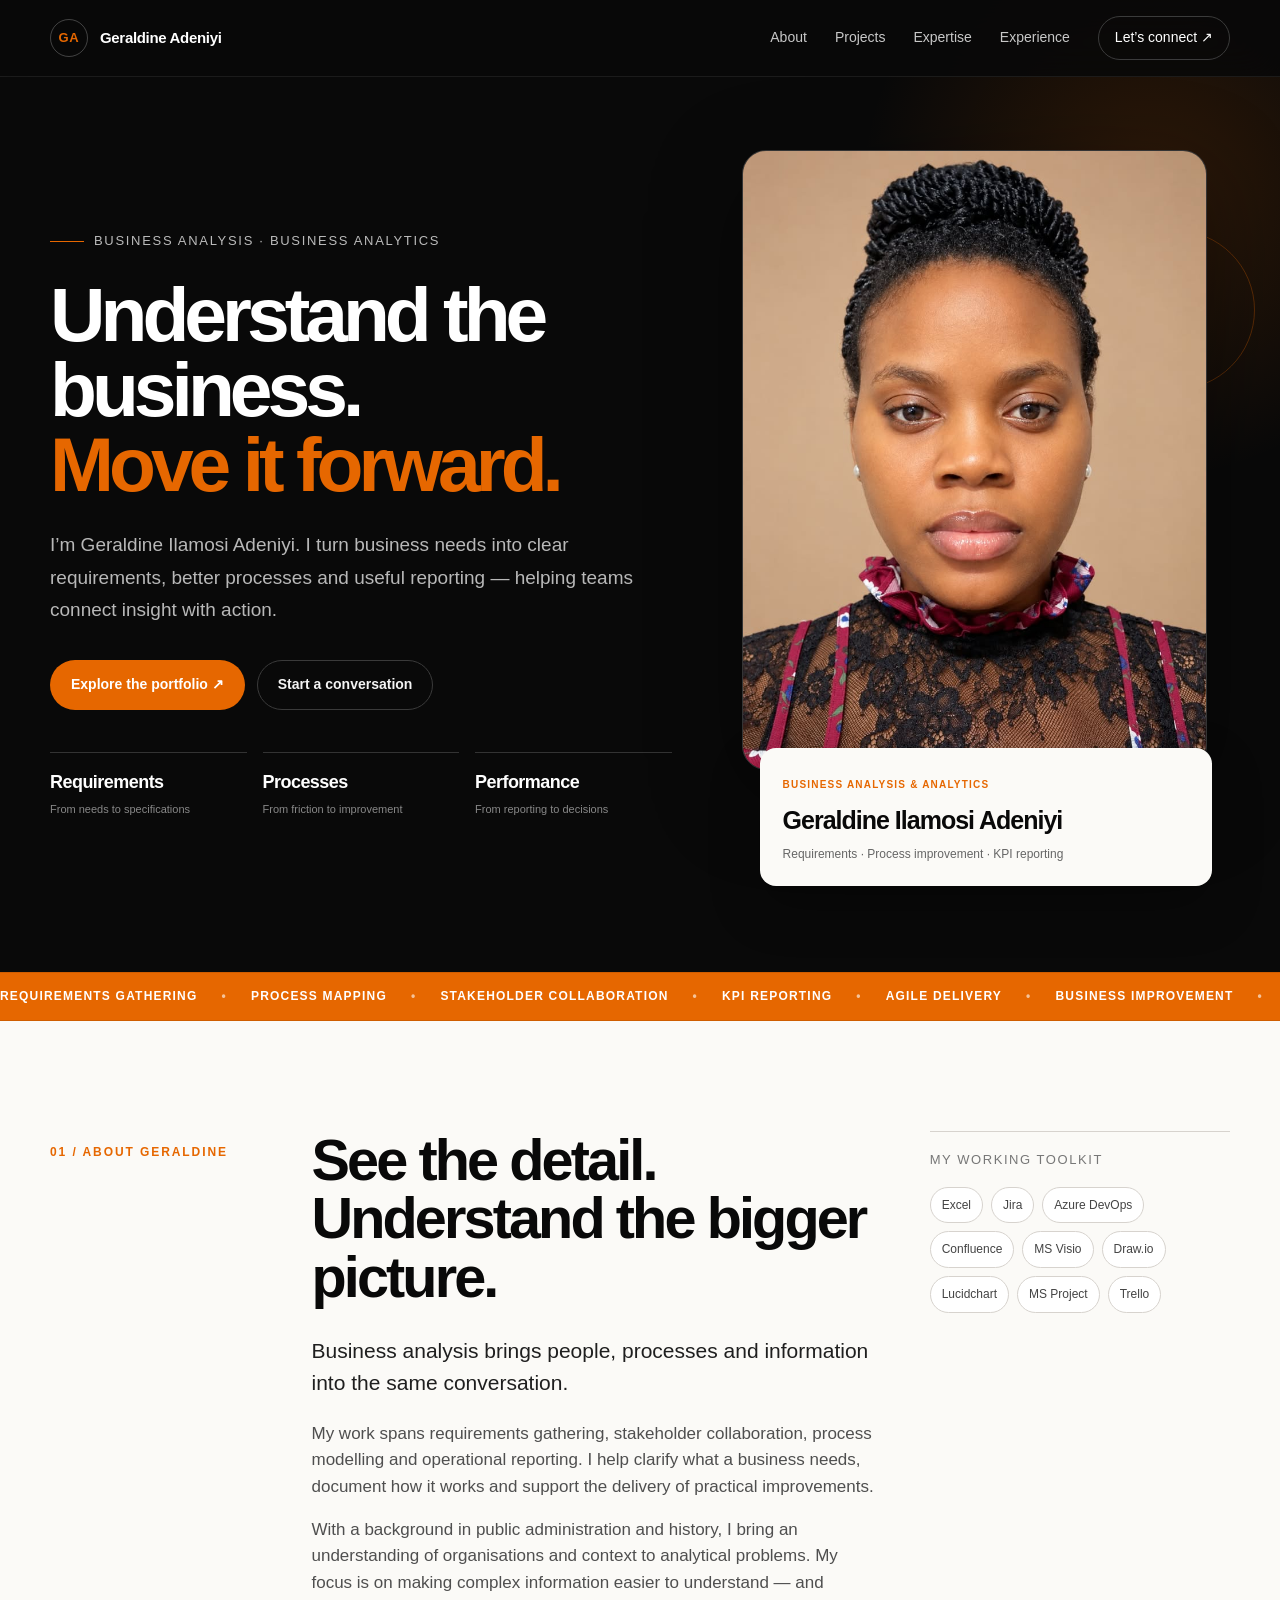
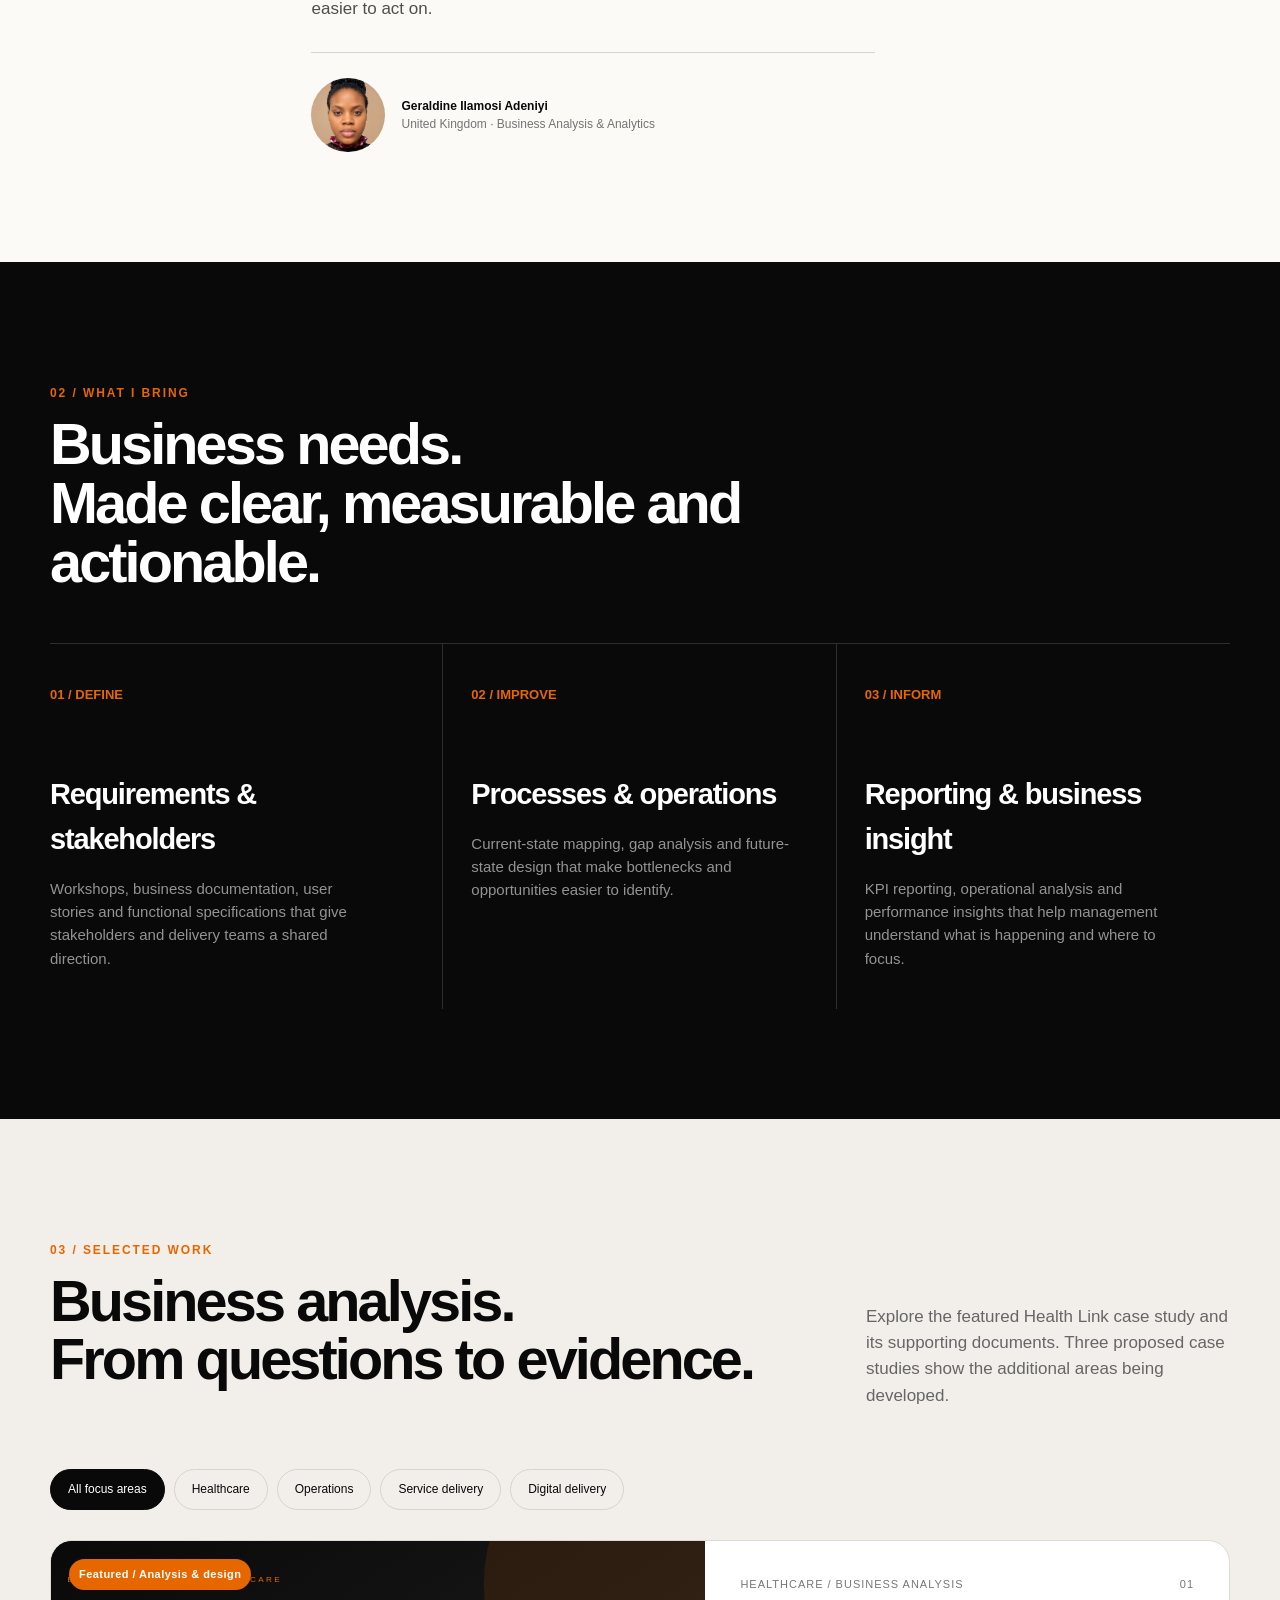
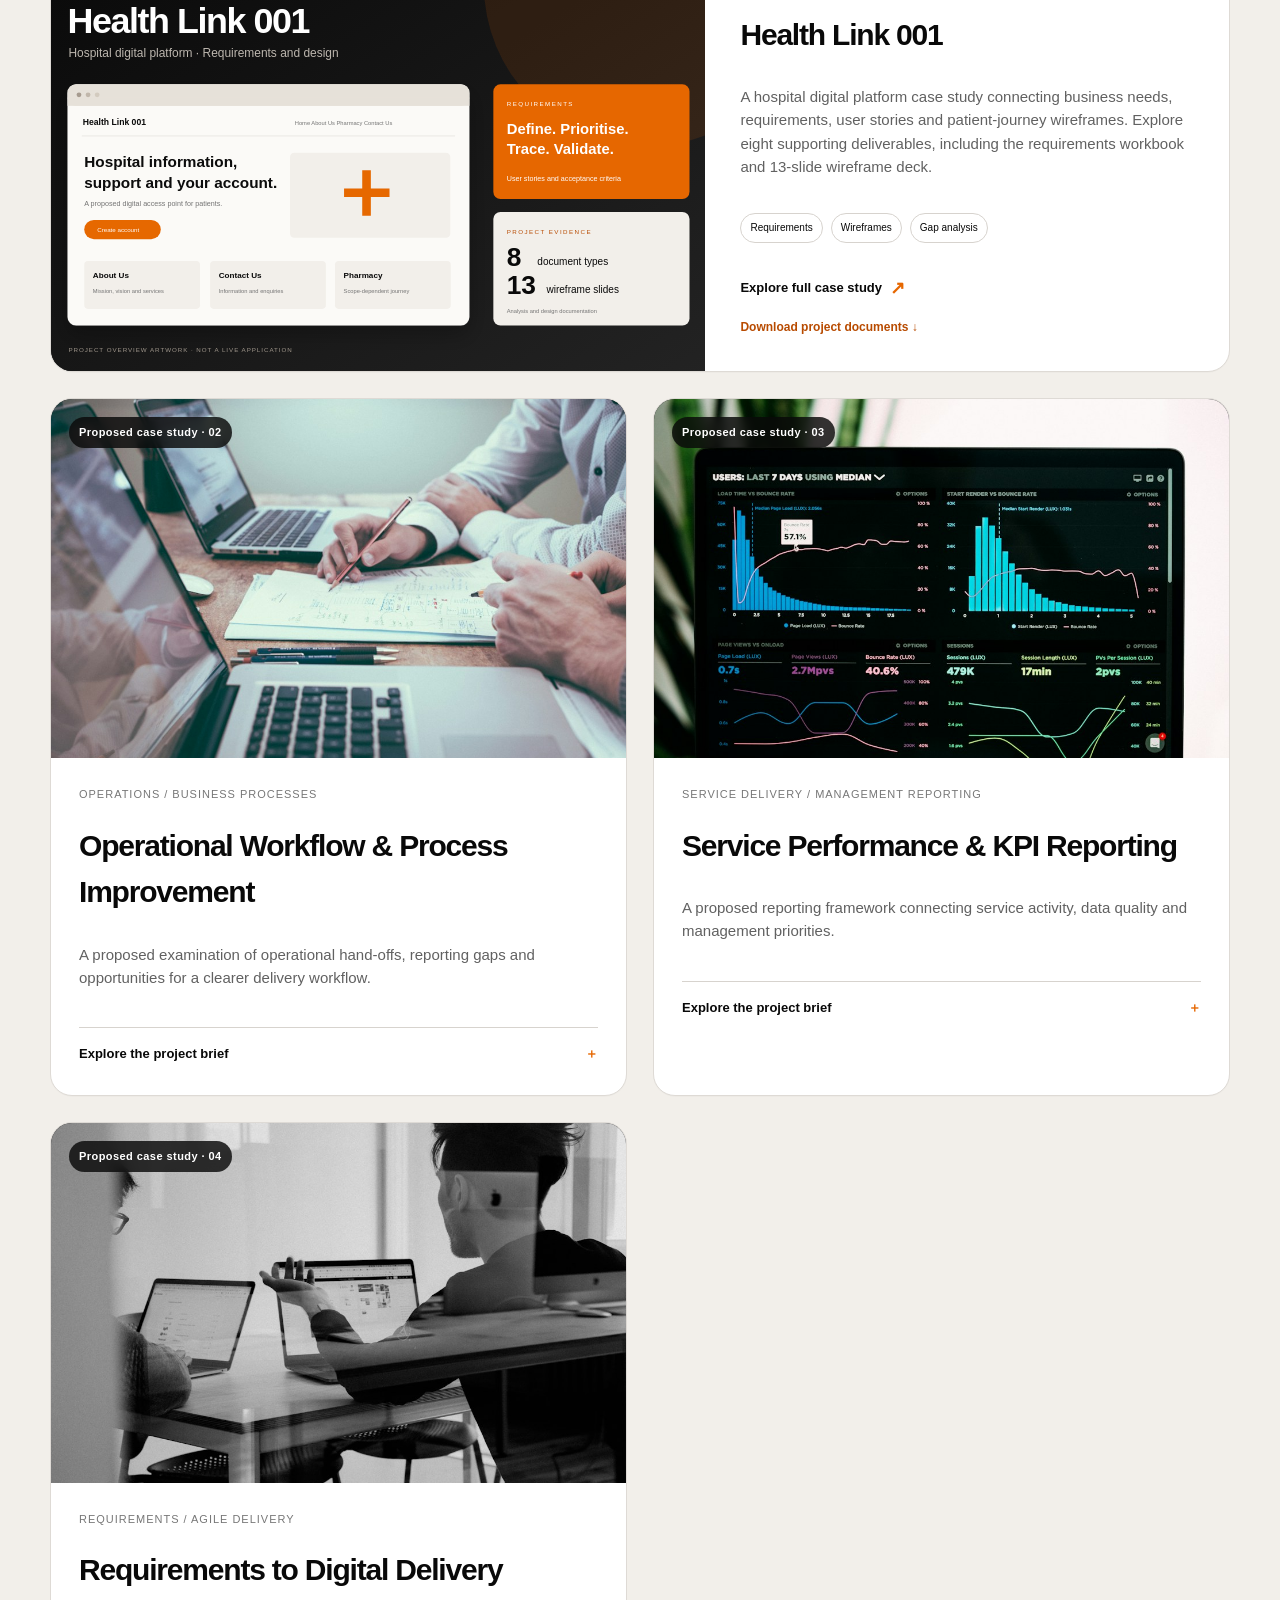
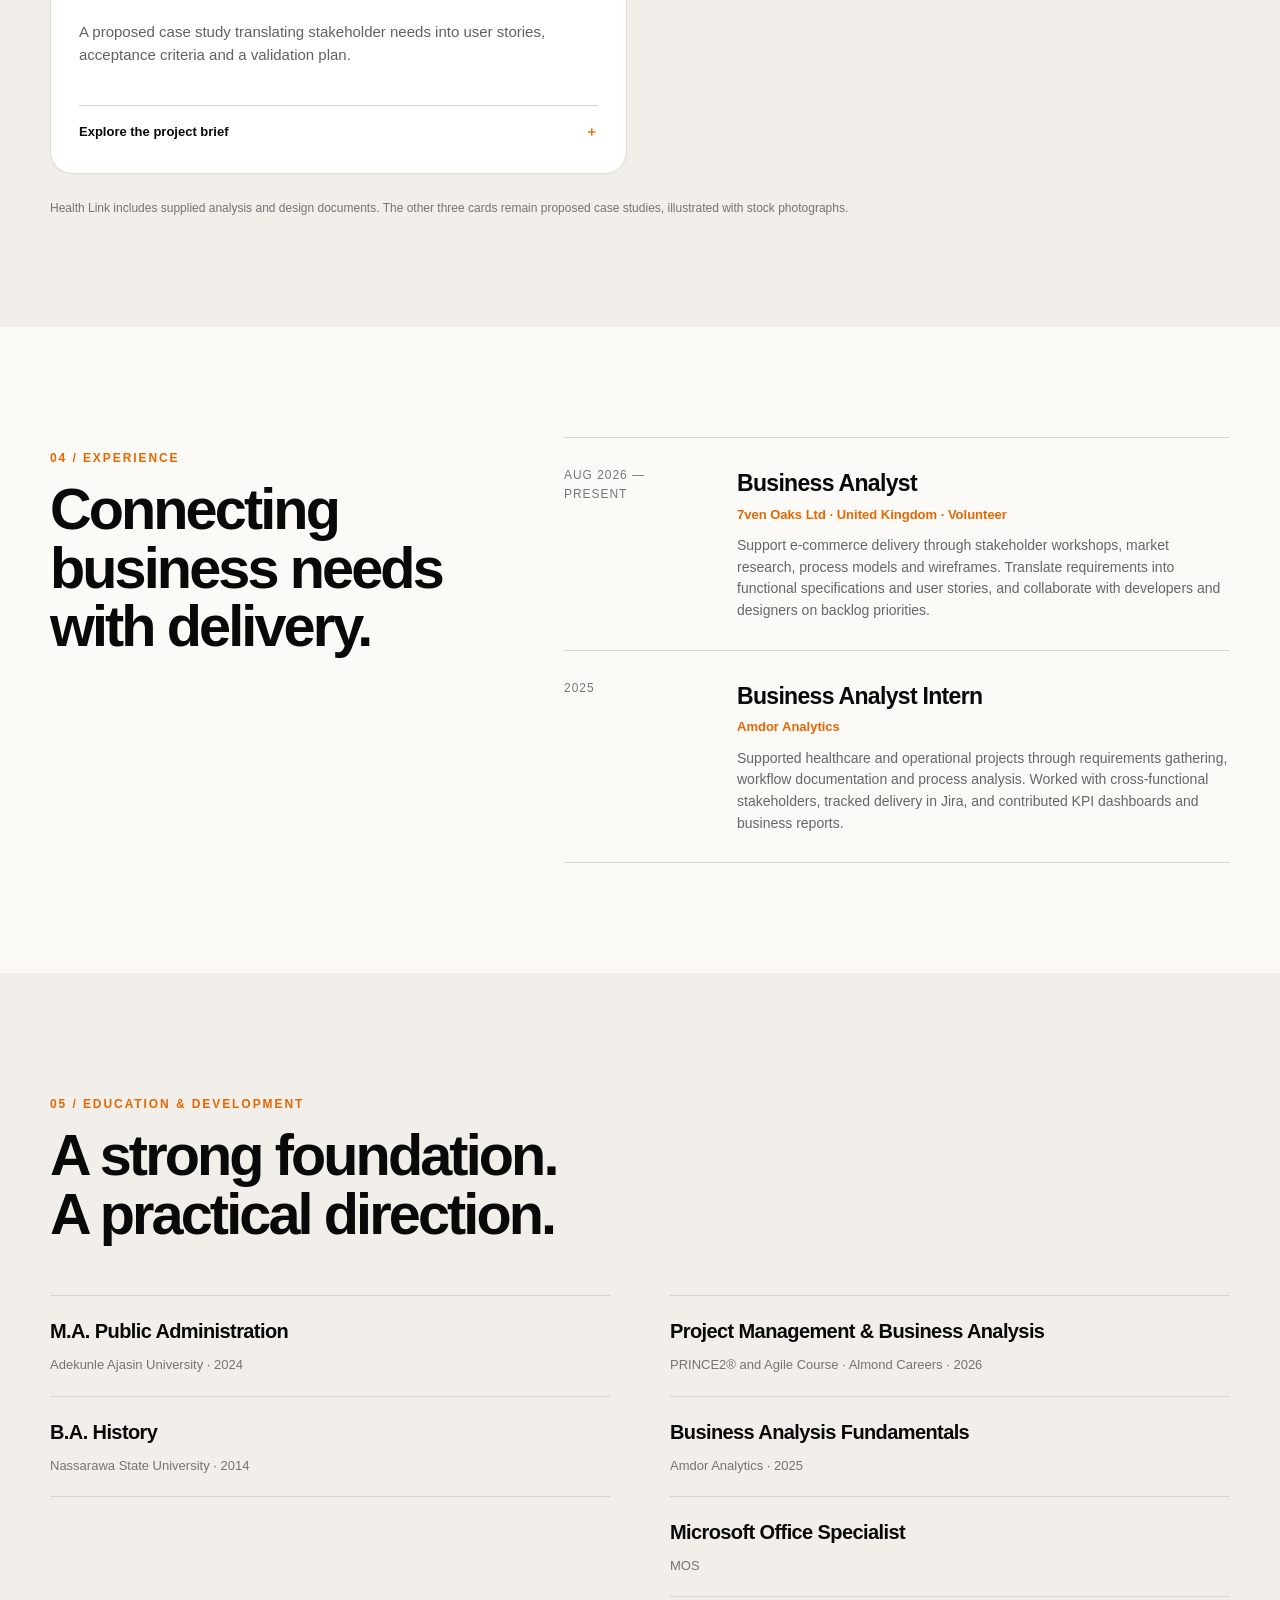
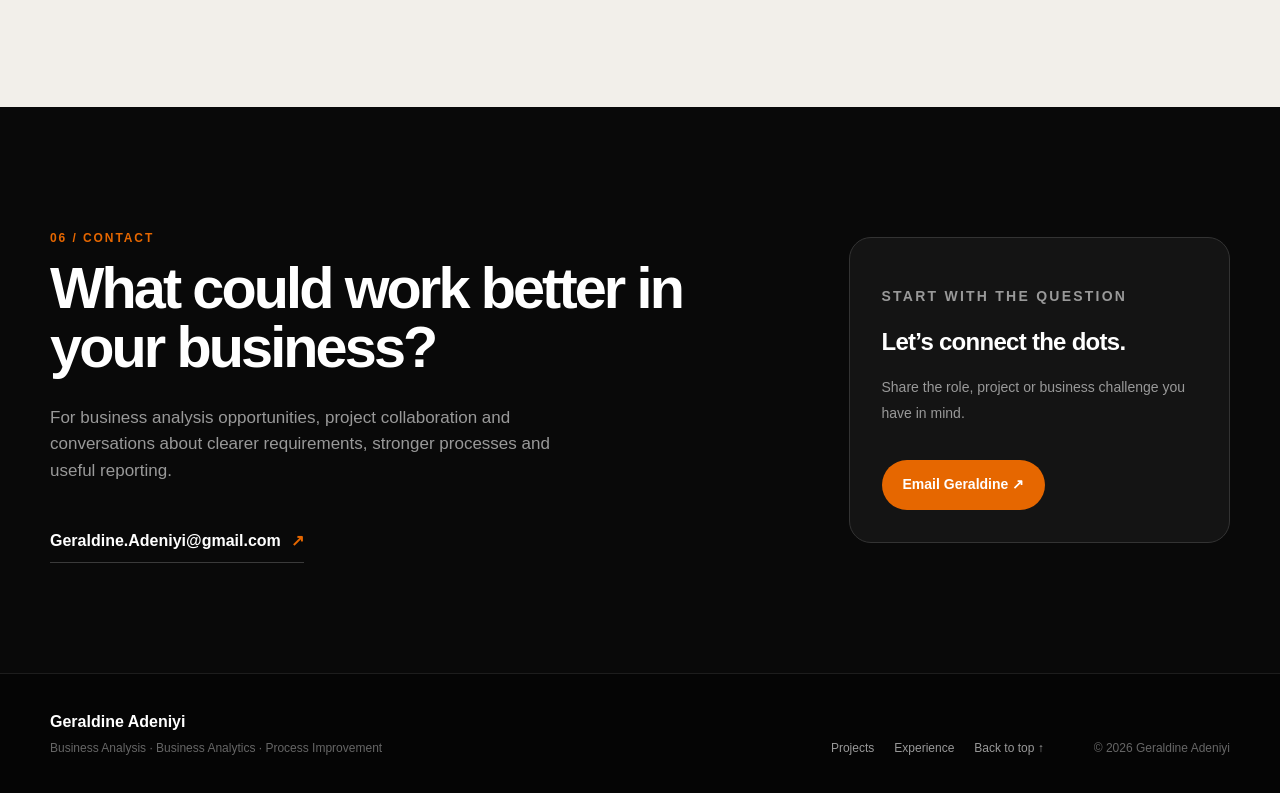
<file: index.html>
<!doctype html><html lang="en"><head><meta charset="utf-8"><meta name="viewport" content="width=device-width,initial-scale=1"><meta name="theme-color" content="#090909"><meta name="description" content="Geraldine Ilamosi Adeniyi — business analysis, process improvement and performance reporting. Connecting business needs with practical solutions."><title>Geraldine Adeniyi | Business Analysis & Analytics</title><link rel="icon" href="assets/favicon.svg" type="image/svg+xml"><link rel="stylesheet" href="styles.css"><script src="script.js" defer></script></head><body><a class="skip-link" href="#main">Skip to content</a><header class="site-header" id="top"><div class="shell nav-wrap"><a class="brand" href="#top"><span class="brand-mark">GA</span><span class="brand-name">Geraldine Adeniyi</span></a><button class="menu-toggle" type="button" aria-expanded="false" aria-controls="primary-nav" aria-label="Open navigation"><span></span><span></span></button><nav id="primary-nav" class="primary-nav" aria-label="Primary navigation"><a href="#about">About</a><a href="#work">Projects</a><a href="#expertise">Expertise</a><a href="#experience">Experience</a><a href="#contact" class="nav-cta">Let’s connect ↗</a></nav></div></header><main id="main"><section class="hero"><div class="shell hero-grid"><div class="hero-copy"><p class="eyebrow"><span></span> Business Analysis · Business Analytics</p><h1>Understand the business.<br><em>Move it forward.</em></h1><p class="hero-lede">I’m Geraldine Ilamosi Adeniyi. I turn business needs into clear requirements, better processes and useful reporting — helping teams connect insight with action.</p><div class="hero-actions"><a class="button button-primary" href="#work">Explore the portfolio ↗</a><a class="button button-ghost" href="#contact">Start a conversation</a></div><div class="hero-proof"><div><strong>Requirements</strong><span>From needs to specifications</span></div><div><strong>Processes</strong><span>From friction to improvement</span></div><div><strong>Performance</strong><span>From reporting to decisions</span></div></div></div><div class="hero-visual"><div class="portrait-frame"><img src="assets/geraldine-adeniyi.jpg" alt="Geraldine Ilamosi Adeniyi" fetchpriority="high" width="810" height="1080"></div><div class="hero-panel"><small>BUSINESS ANALYSIS & ANALYTICS</small><strong>Geraldine Ilamosi Adeniyi</strong><p>Requirements · Process improvement · KPI reporting</p></div><div class="hero-orbit hero-orbit-one"></div></div></div></section><section class="ticker" aria-label="Areas of expertise"><div class="ticker-track"><span>Requirements Gathering</span><b>•</b><span>Process Mapping</span><b>•</b><span>Stakeholder Collaboration</span><b>•</b><span>KPI Reporting</span><b>•</b><span>Agile Delivery</span><b>•</b><span>Business Improvement</span><b>•</b><span>Requirements Gathering</span><b>•</b><span>Process Mapping</span><b>•</b><span>Stakeholder Collaboration</span><b>•</b><span>KPI Reporting</span><b>•</b><span>Agile Delivery</span><b>•</b><span>Business Improvement</span><b>•</b></div></section><section class="section section-light" id="about"><div class="shell about-grid"><p class="section-kicker">01 / About Geraldine</p><div class="about-main"><h2>See the detail.<br>Understand the bigger picture.</h2><p class="lead">Business analysis brings people, processes and information into the same conversation.</p><p>My work spans requirements gathering, stakeholder collaboration, process modelling and operational reporting. I help clarify what a business needs, document how it works and support the delivery of practical improvements.</p><p>With a background in public administration and history, I bring an understanding of organisations and context to analytical problems. My focus is on making complex information easier to understand — and easier to act on.</p><div class="profile-slot"><img src="assets/geraldine-adeniyi.jpg" alt="Geraldine Ilamosi Adeniyi"><p><strong>Geraldine Ilamosi Adeniyi</strong>United Kingdom · Business Analysis & Analytics</p></div></div><aside class="about-aside"><p class="aside-title">My working toolkit</p><div class="chip-grid"><span>Excel</span><span>Jira</span><span>Azure DevOps</span><span>Confluence</span><span>MS Visio</span><span>Draw.io</span><span>Lucidchart</span><span>MS Project</span><span>Trello</span></div></aside></div></section><section id="expertise" class="section section-dark"><div class="shell"><div class="section-heading"><p class="section-kicker">02 / What I bring</p><h2>Business needs.<br>Made clear, measurable and actionable.</h2></div><div class="capability-grid"><article class="capability-card"><span class="card-index">01 / DEFINE</span><h3>Requirements & stakeholders</h3><p>Workshops, business documentation, user stories and functional specifications that give stakeholders and delivery teams a shared direction.</p></article><article class="capability-card"><span class="card-index">02 / IMPROVE</span><h3>Processes & operations</h3><p>Current-state mapping, gap analysis and future-state design that make bottlenecks and opportunities easier to identify.</p></article><article class="capability-card"><span class="card-index">03 / INFORM</span><h3>Reporting & business insight</h3><p>KPI reporting, operational analysis and performance insights that help management understand what is happening and where to focus.</p></article></div></div></section><section class="section section-cream" id="work"><div class="shell"><div class="section-heading split-heading"><div><p class="section-kicker">03 / Selected work</p><h2>Business analysis.<br>From questions to evidence.</h2></div><p>Explore the featured Health Link case study and its supporting documents. Three proposed case studies show the additional areas being developed.</p></div><div class="filters" aria-label="Filter projects"><button class="active" data-filter="all" aria-pressed="true">All focus areas</button><button data-filter="healthcare" aria-pressed="false">Healthcare</button><button data-filter="operations" aria-pressed="false">Operations</button><button data-filter="service" aria-pressed="false">Service delivery</button><button data-filter="digital" aria-pressed="false">Digital delivery</button></div><div class="projects-grid project-showcase"><article class="project-card hl-featured" data-category="healthcare"><a class="project-image project-thumbnail" href="health-link.html" aria-label="Explore Health Link 001 case study"><img src="assets/health-link/health-link-overview.svg" alt="Health Link 001 hospital digital platform requirements and design overview" loading="lazy" width="1440" height="900"><span class="live-badge">Featured / Analysis & design</span><span class="project-open">Explore case study ↗</span></a><div class="project-body"><div class="project-meta"><span>Healthcare / Business Analysis</span><span>01</span></div><h3>Health Link 001</h3><p>A hospital digital platform case study connecting business needs, requirements, user stories and patient-journey wireframes. Explore eight supporting deliverables, including the requirements workbook and 13-slide wireframe deck.</p><div class="hl-card-tags"><span>Requirements</span><span>Wireframes</span><span>Gap analysis</span></div><a class="text-link" href="health-link.html">Explore full case study <span>↗</span></a><a class="hl-card-download" href="assets/health-link/health-link-project-documents.zip" download>Download project documents ↓</a></div></article><article class="project-card" data-category="operations"><div class="project-image project-thumbnail"><img src="assets/business-planning.jpg" alt="Professionals reviewing documents and business information" loading="lazy"><span class="asset-badge">Proposed case study · 02</span></div><div class="project-body"><div class="project-meta"><span>Operations / Business processes</span></div><h3>Operational Workflow & Process Improvement</h3><p>A proposed examination of operational hand-offs, reporting gaps and opportunities for a clearer delivery workflow.</p><details><summary>Explore the project brief <span>＋</span></summary><div class="brief"><span class="status">PROPOSED · NOT YET COMPLETED</span><h4>The business question</h4><p>Where are process delays occurring, and what information does management need to act?</p><h4>Planned approach</h4><p>Map an operational workflow, identify hand-offs and reporting gaps, and design a more consistent way to monitor delivery.</p><h4>Planned deliverables</h4><p>Current-state process map; gap analysis; future-state workflow; reporting specification.</p></div></details></div></article><article class="project-card" data-category="service"><div class="project-image project-thumbnail"><img src="assets/performance-reporting.jpg" alt="Computer screens showing charts and analytical reports" loading="lazy"><span class="asset-badge">Proposed case study · 03</span></div><div class="project-body"><div class="project-meta"><span>Service delivery / Management reporting</span></div><h3>Service Performance & KPI Reporting</h3><p>A proposed reporting framework connecting service activity, data quality and management priorities.</p><details><summary>Explore the project brief <span>＋</span></summary><div class="brief"><span class="status">PROPOSED · NOT YET COMPLETED</span><h4>The business question</h4><p>Which measures would give a service team a reliable picture of performance?</p><h4>Planned approach</h4><p>Develop a reporting framework that connects service activity, data quality and management decisions in a healthcare or service environment.</p><h4>Planned deliverables</h4><p>KPI definitions; data-quality checklist; dashboard wireframe; reporting cadence.</p></div></details></div></article><article class="project-card" data-category="digital"><div class="project-image project-thumbnail"><img src="assets/team-workshop.jpg" alt="Business team collaborating in a workshop" loading="lazy"><span class="asset-badge">Proposed case study · 04</span></div><div class="project-body"><div class="project-meta"><span>Requirements / Agile delivery</span></div><h3>Requirements to Digital Delivery</h3><p>A proposed case study translating stakeholder needs into user stories, acceptance criteria and a validation plan.</p><details><summary>Explore the project brief <span>＋</span></summary><div class="brief"><span class="status">PROPOSED · NOT YET COMPLETED</span><h4>The business question</h4><p>How can teams maintain alignment between stakeholder needs and the delivered product?</p><h4>Planned approach</h4><p>Structure a business need into clear requirements, user stories and acceptance criteria, with traceability through delivery and testing.</p><h4>Planned deliverables</h4><p>Stakeholder map; requirements matrix; user stories; acceptance criteria; UAT plan.</p></div></details></div></article></div><p class="project-note">Health Link includes supplied analysis and design documents. The other three cards remain proposed case studies, illustrated with stock photographs.</p></div></section><section class="section section-light" id="experience"><div class="shell experience-grid"><div class="section-heading"><p class="section-kicker">04 / Experience</p><h2>Connecting business needs with delivery.</h2></div><div class="timeline"><article class="timeline-item"><div class="timeline-date">Aug 2026 — Present</div><div><h3>Business Analyst</h3><p class="org">7ven Oaks Ltd · United Kingdom · Volunteer</p><p>Support e-commerce delivery through stakeholder workshops, market research, process models and wireframes. Translate requirements into functional specifications and user stories, and collaborate with developers and designers on backlog priorities.</p></div></article><article class="timeline-item"><div class="timeline-date">2025</div><div><h3>Business Analyst Intern</h3><p class="org">Amdor Analytics</p><p>Supported healthcare and operational projects through requirements gathering, workflow documentation and process analysis. Worked with cross-functional stakeholders, tracked delivery in Jira, and contributed KPI dashboards and business reports.</p></div></article></div></div></section><section class="section section-cream" id="learning"><div class="shell"><div class="section-heading"><p class="section-kicker">05 / Education & development</p><h2>A strong foundation.<br>A practical direction.</h2></div><div class="learning-grid"><div class="learning-list"><article><h3>M.A. Public Administration</h3><p>Adekunle Ajasin University · 2024</p></article><article><h3>B.A. History</h3><p>Nassarawa State University · 2014</p></article></div><div class="learning-list"><article><h3>Project Management & Business Analysis</h3><p>PRINCE2® and Agile Course · Almond Careers · 2026</p></article><article><h3>Business Analysis Fundamentals</h3><p>Amdor Analytics · 2025</p></article><article><h3>Microsoft Office Specialist</h3><p>MOS</p></article></div></div></div></section><section class="section contact-section" id="contact"><div class="shell contact-grid"><div class="contact-copy"><p class="section-kicker">06 / Contact</p><h2>What could work better in your business?</h2><p>For business analysis opportunities, project collaboration and conversations about clearer requirements, stronger processes and useful reporting.</p><a class="contact-email" href="mailto:Geraldine.Adeniyi@gmail.com">Geraldine.Adeniyi@gmail.com <span>↗</span></a></div><div class="contact-card"><p class="section-kicker">Start with the question</p><h3>Let’s connect the dots.</h3><p>Share the role, project or business challenge you have in mind.</p><a class="button button-primary" href="mailto:Geraldine.Adeniyi@gmail.com">Email Geraldine ↗</a></div></div></section></main><footer class="site-footer"><div class="shell footer-grid"><div><strong>Geraldine Adeniyi</strong><p>Business Analysis · Business Analytics · Process Improvement</p></div><div class="footer-links"><a href="#work">Projects</a><a href="#experience">Experience</a><a href="#top">Back to top ↑</a></div><p class="copyright">© <span id="year">2026</span> Geraldine Adeniyi</p></div></footer></body></html>
</file>
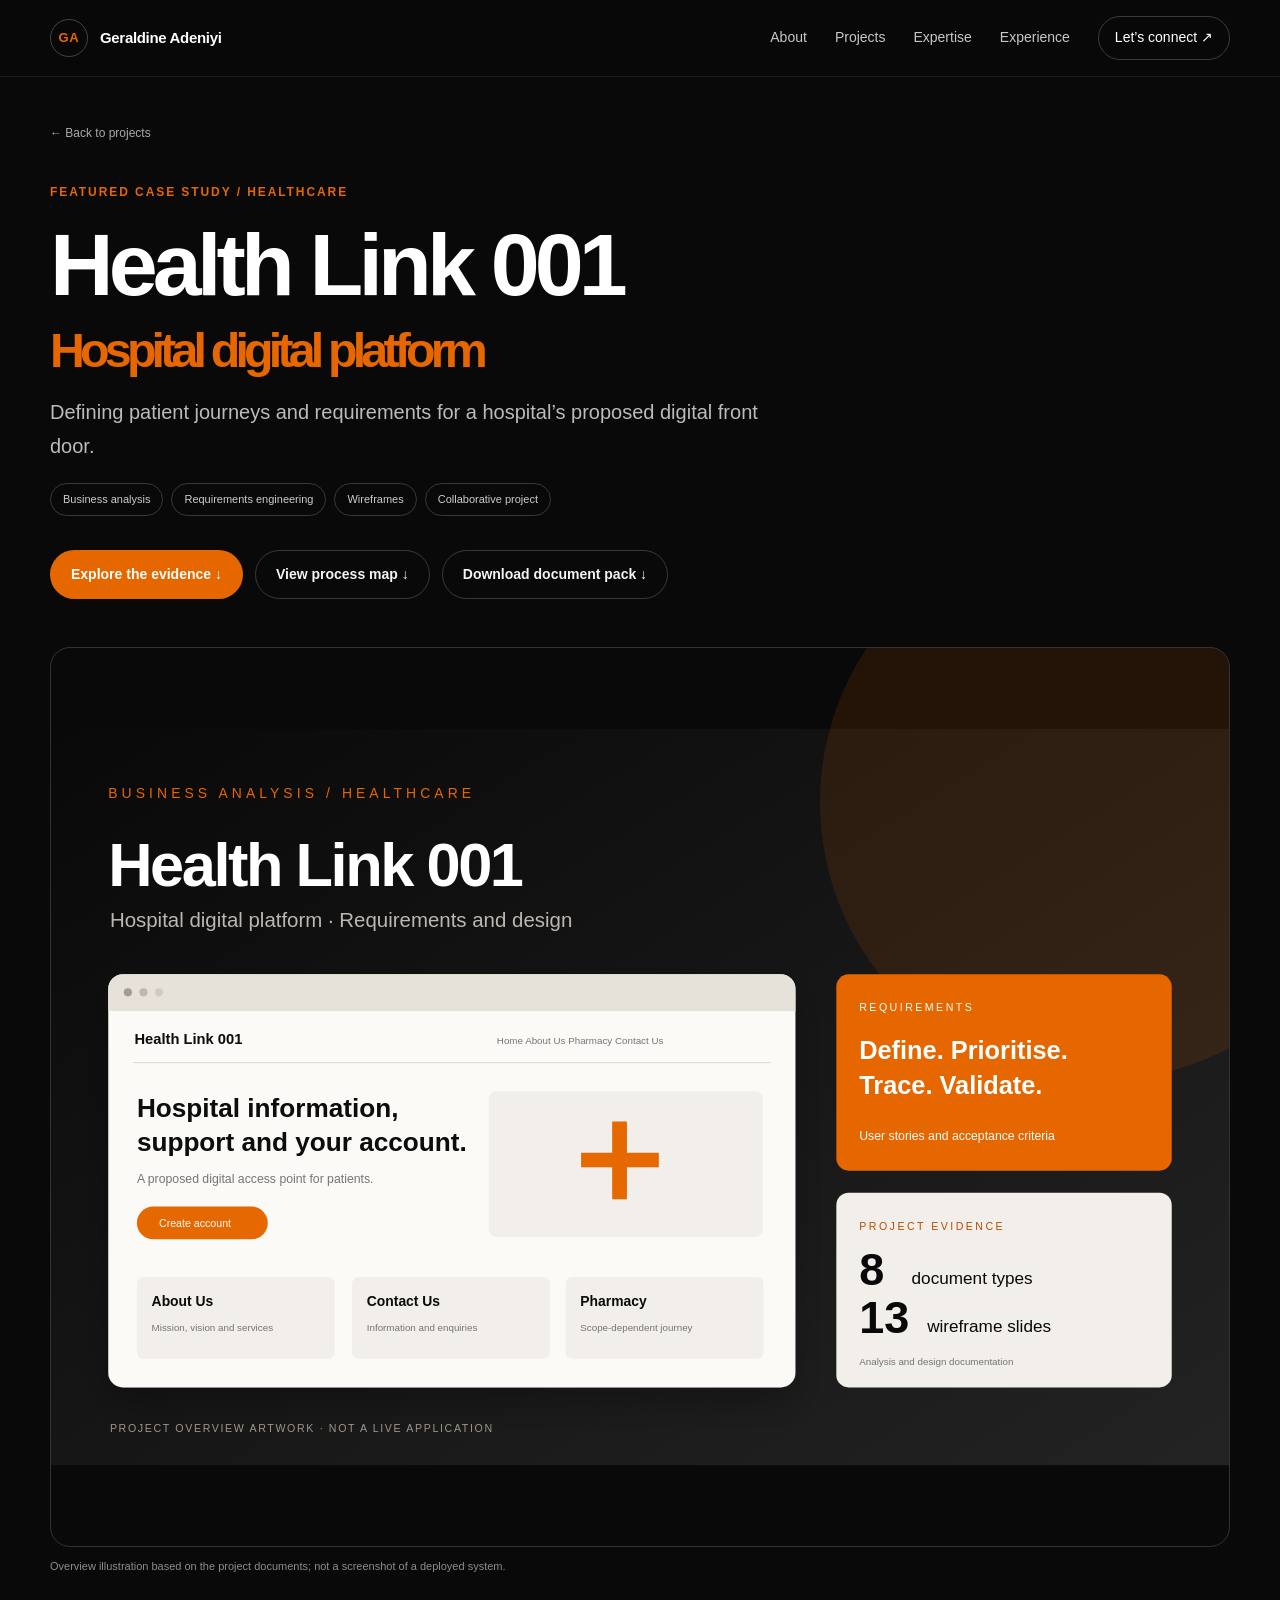
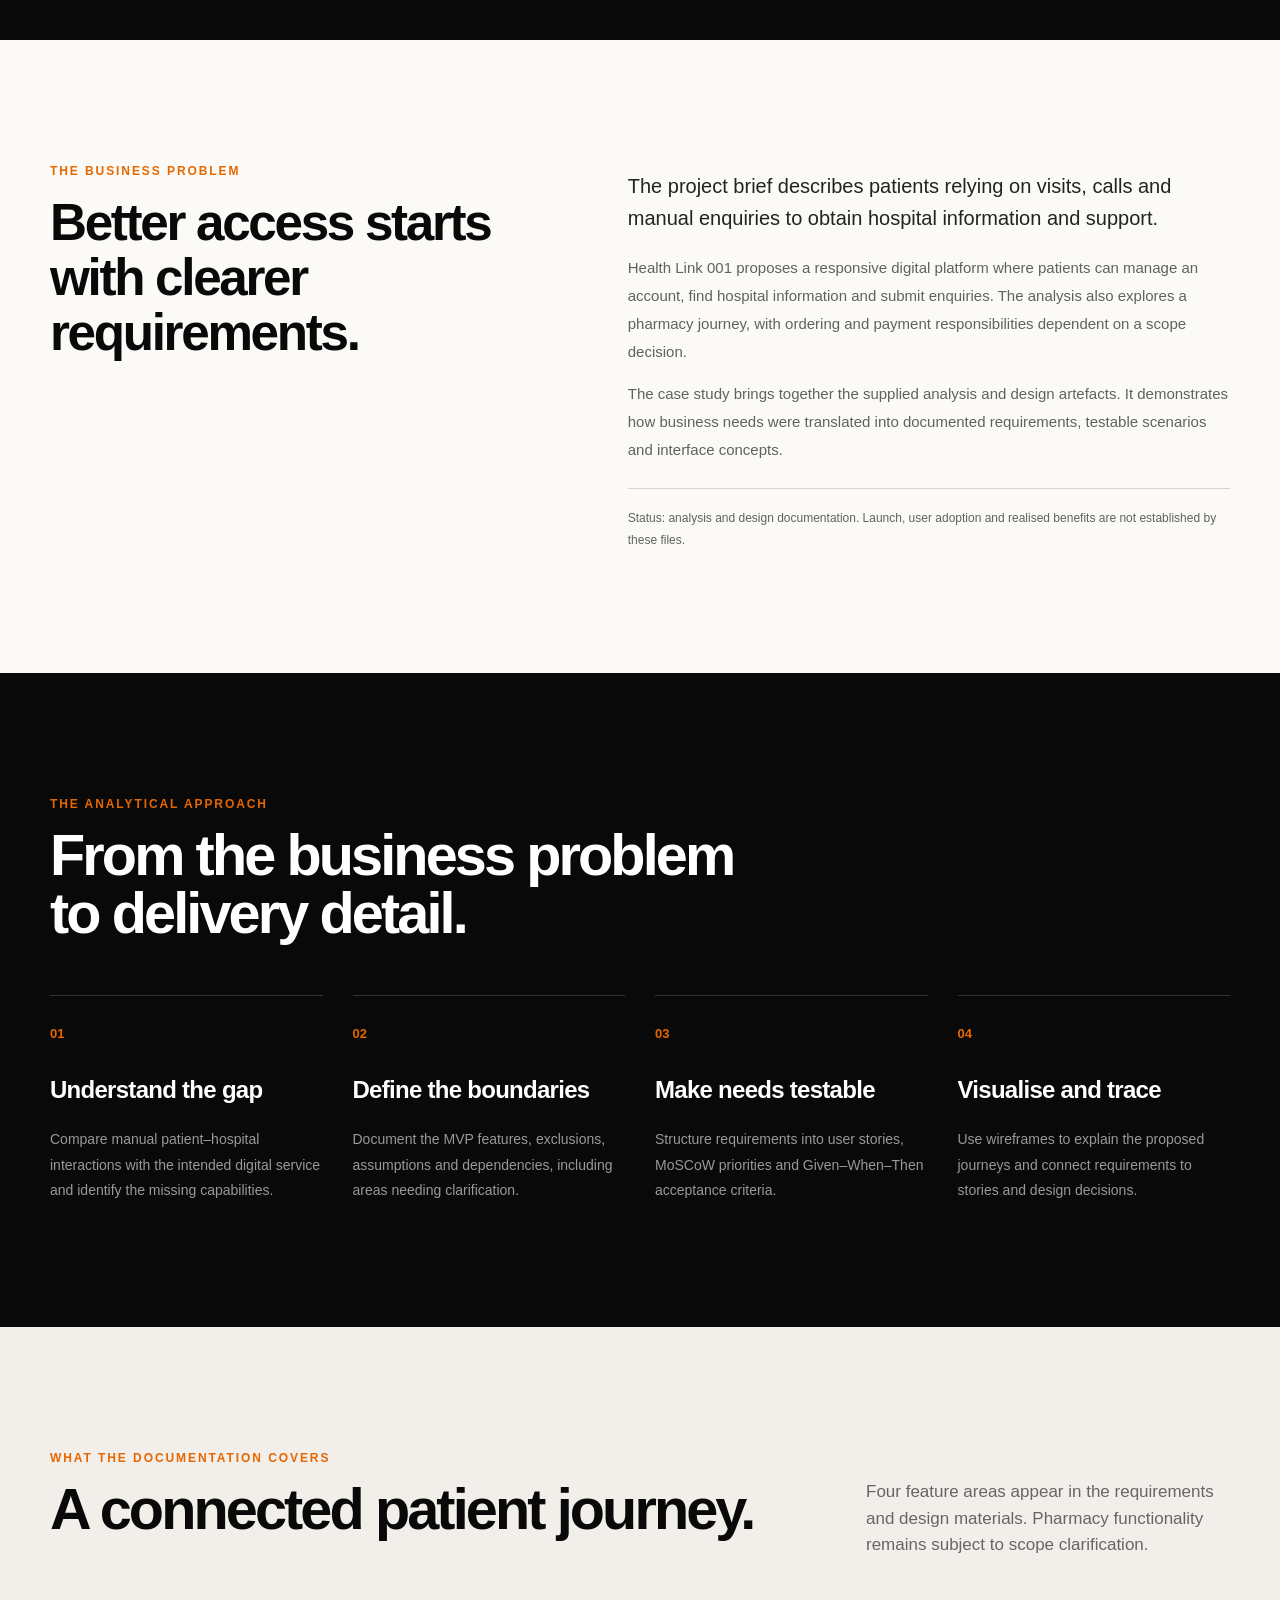
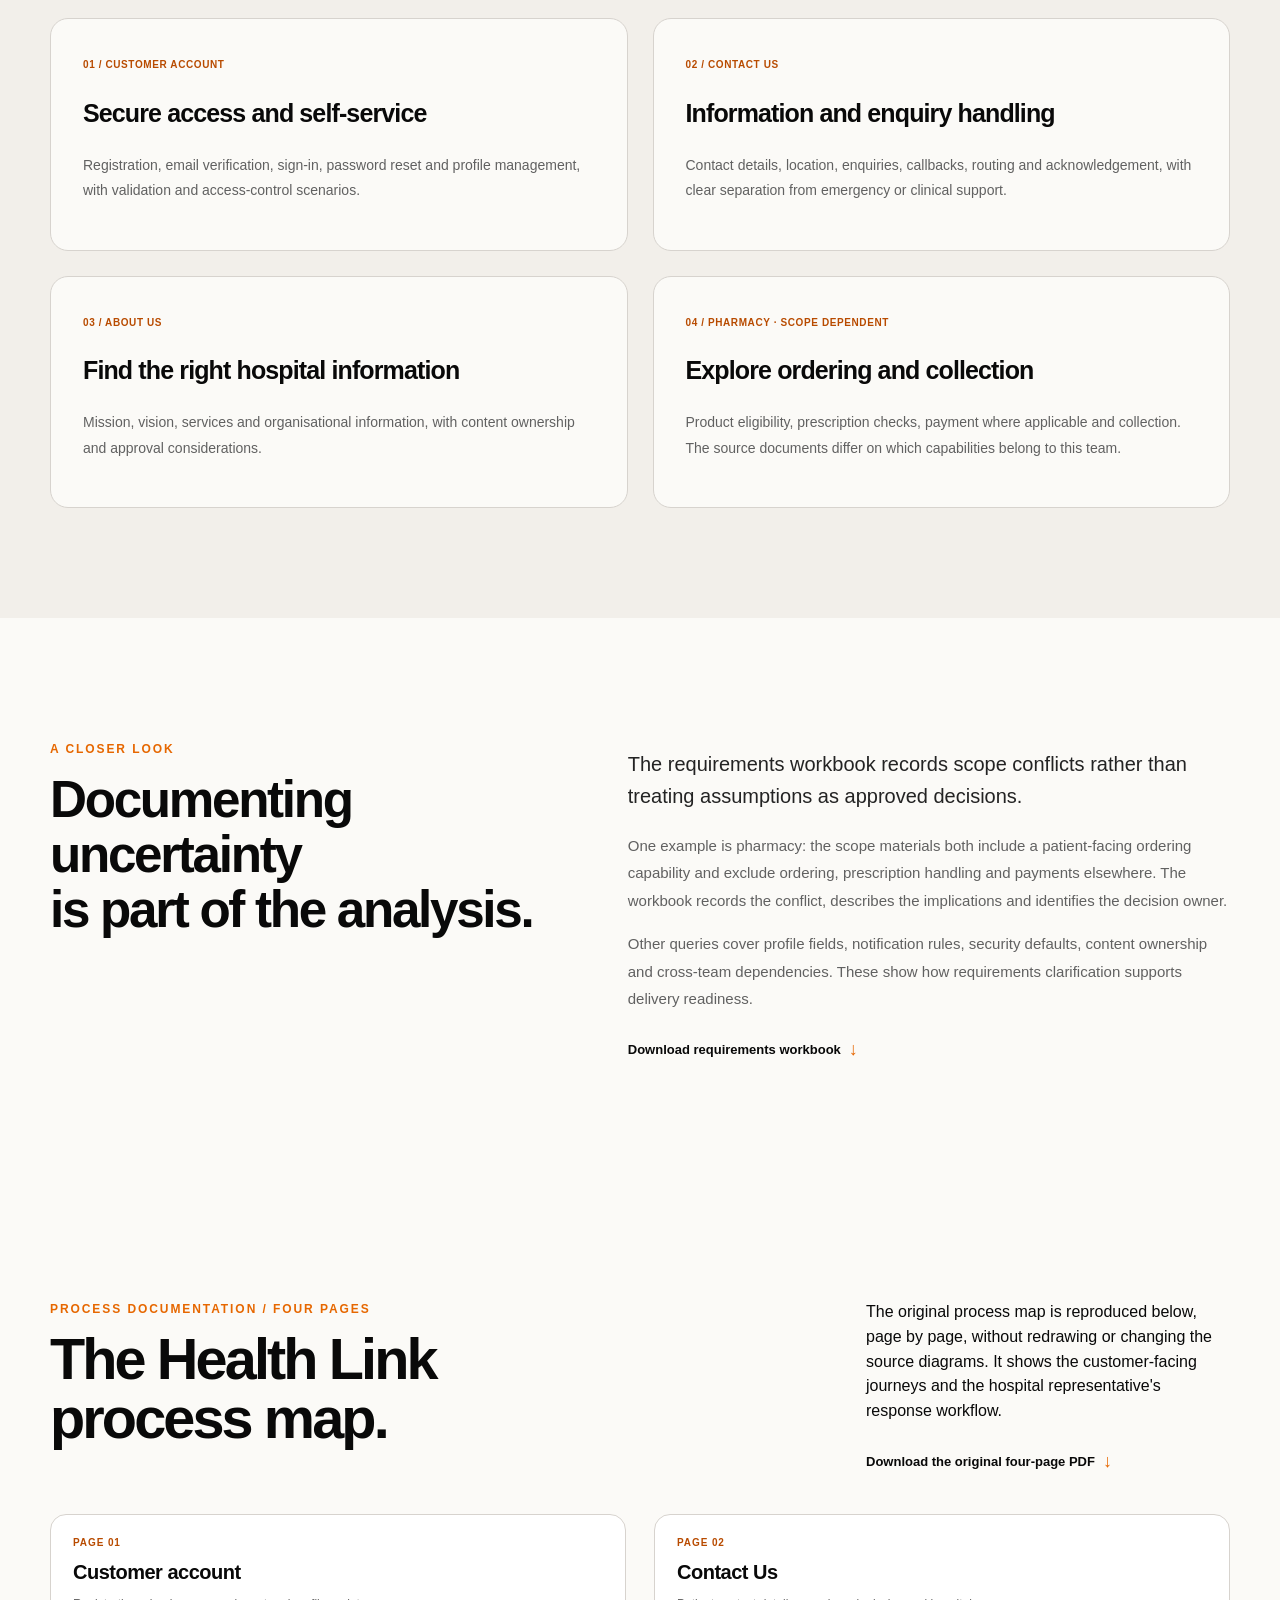
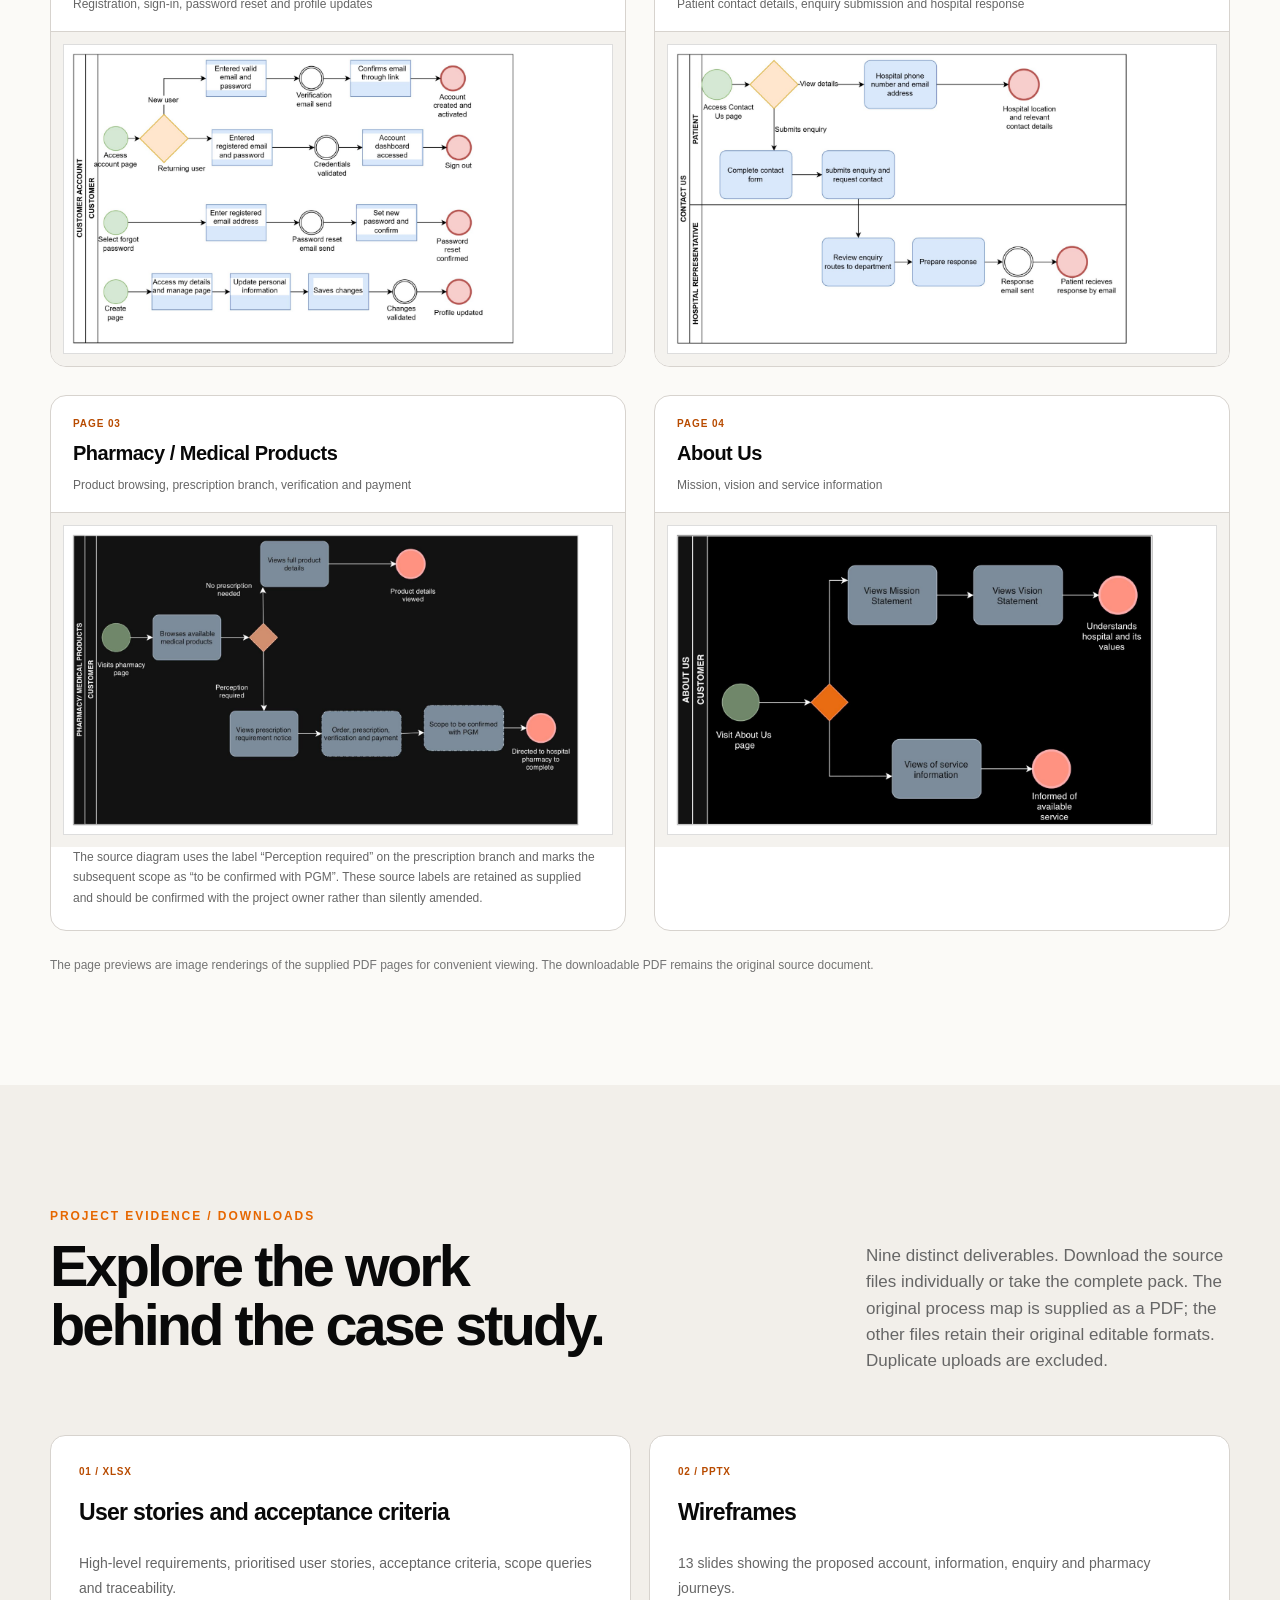
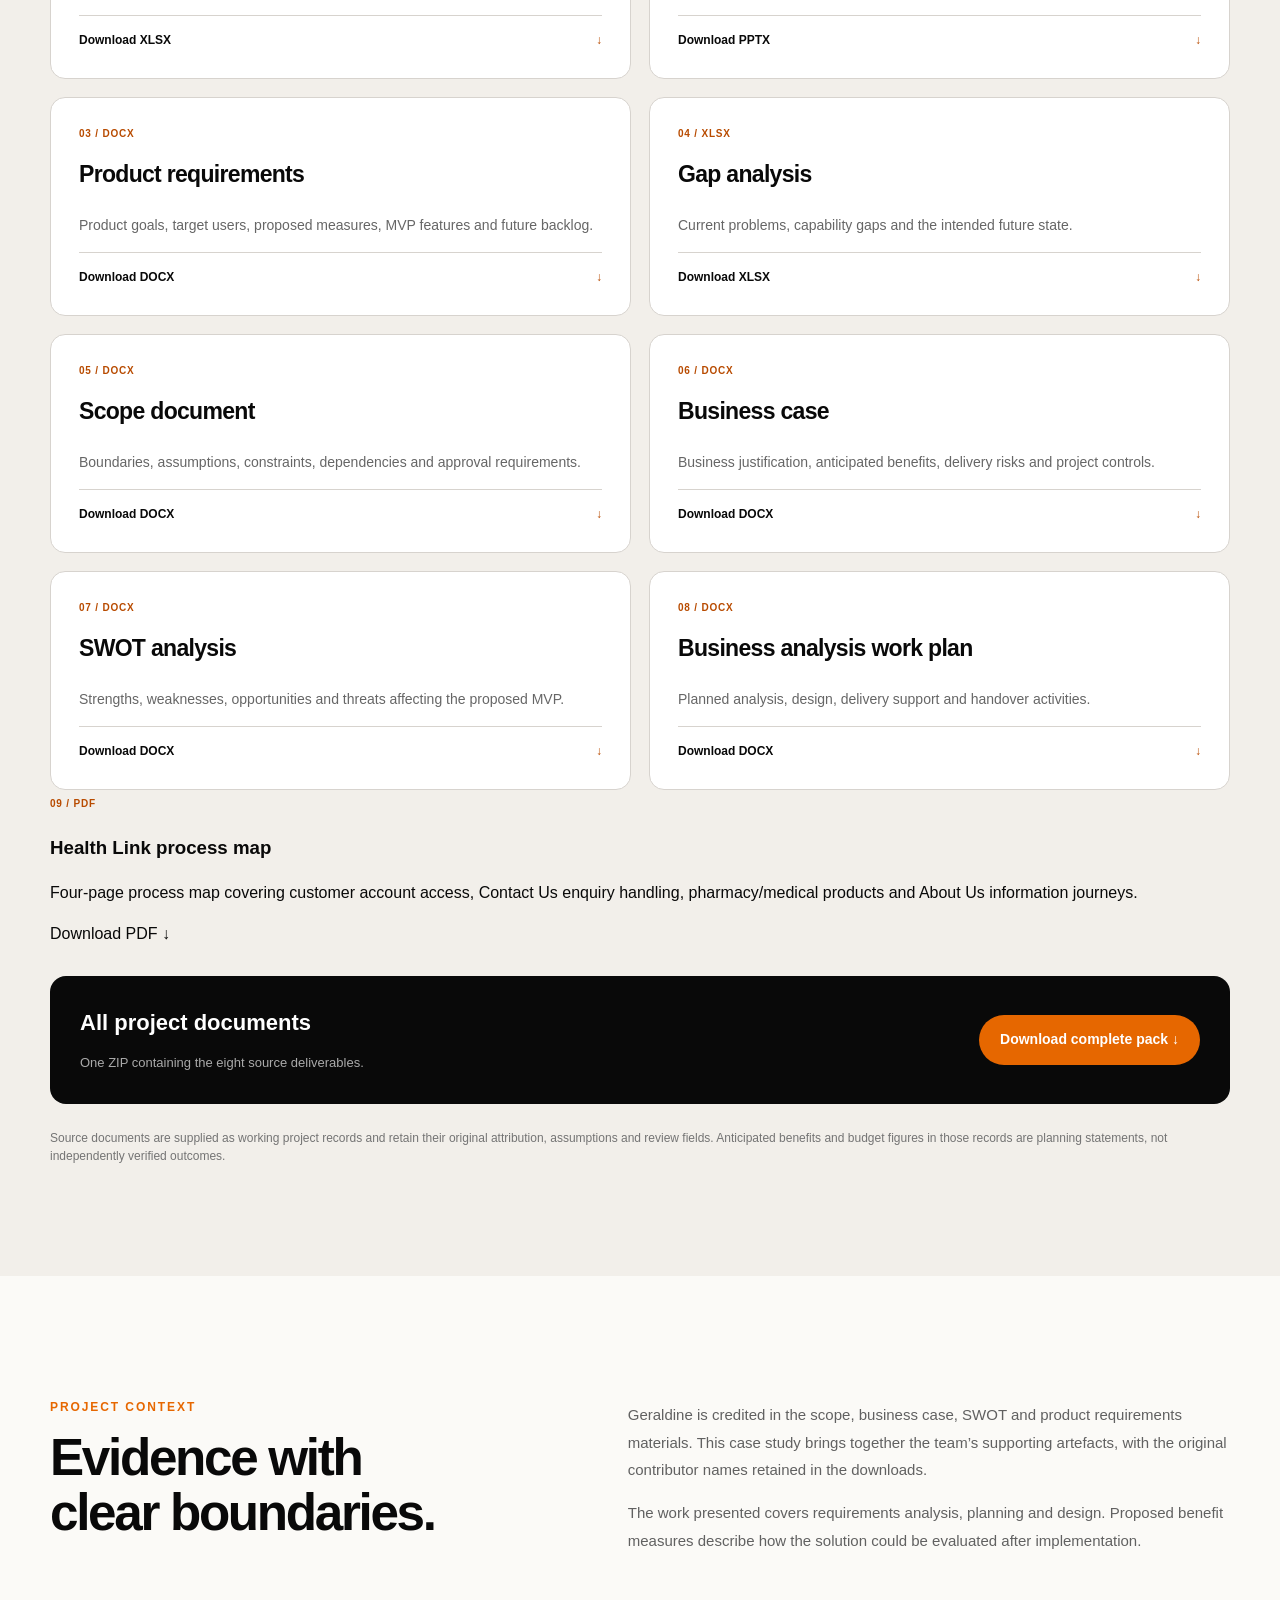
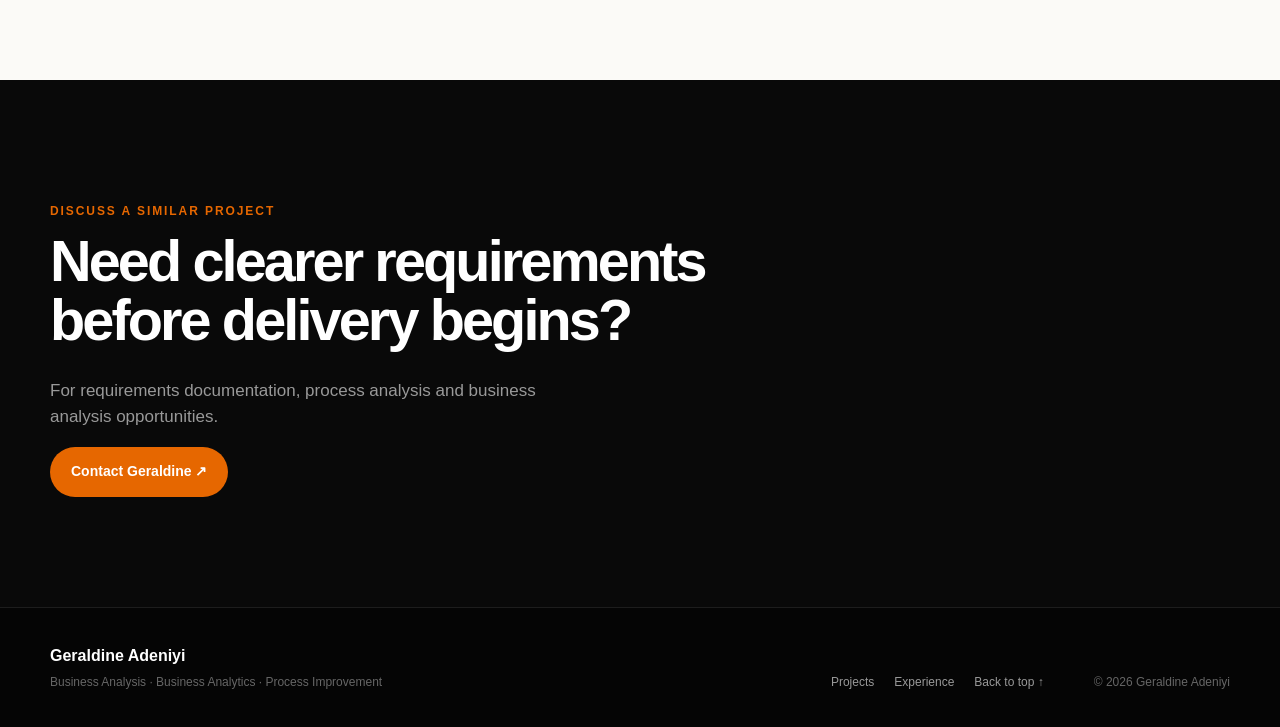
<file: health-link.html>
<!doctype html><html lang="en"><head><meta charset="utf-8"><meta name="viewport" content="width=device-width,initial-scale=1"><meta name="theme-color" content="#090909"><title>Health Link 001 | Geraldine Adeniyi</title><meta name="description" content="Health Link 001 business analysis case study: hospital digital platform requirements, user stories, wireframes, process maps, gap analysis and project documentation."><link rel="stylesheet" href="styles.css"><link rel="icon" href="assets/favicon.svg"><script src="script.js" defer></script></head><body><a class="skip-link" href="#main">Skip to content</a><header class="site-header" id="top"><div class="shell nav-wrap"><a class="brand" href="index.html#top"><span class="brand-mark">GA</span><span class="brand-name">Geraldine Adeniyi</span></a><button class="menu-toggle" type="button" aria-expanded="false" aria-controls="primary-nav" aria-label="Open navigation"><span></span><span></span></button><nav id="primary-nav" class="primary-nav" aria-label="Primary navigation"><a href="index.html#about">About</a><a href="index.html#work">Projects</a><a href="index.html#expertise">Expertise</a><a href="index.html#experience">Experience</a><a href="index.html#contact" class="nav-cta">Let’s connect ↗</a></nav></div></header><main id="main"><section class="hl-hero"><div class="shell"><a class="hl-back" href="index.html#work">← Back to projects</a><p class="section-kicker">Featured case study / Healthcare</p><h1>Health Link 001<span>Hospital digital platform</span></h1><p class="hl-lede">Defining patient journeys and requirements for a hospital’s proposed digital front door.</p><div class="hl-tags"><span>Business analysis</span><span>Requirements engineering</span><span>Wireframes</span><span>Collaborative project</span></div><div class="hero-actions"><a class="button button-primary" href="#documents">Explore the evidence ↓</a><a class="button button-ghost" href="#process-map">View process map ↓</a><a class="button button-ghost" href="assets/health-link/health-link-project-documents.zip" download>Download document pack ↓</a></div><img class="hl-cover" src="assets/health-link/health-link-overview.svg" alt="Health Link project overview showing a hospital homepage concept and requirements deliverables" width="1440" height="900"><p class="hl-caption">Overview illustration based on the project documents; not a screenshot of a deployed system.</p></div></section><section class="section section-light"><div class="shell hl-intro"><div><p class="section-kicker">The business problem</p><h2>Better access starts with clearer requirements.</h2></div><div><p class="hl-lead">The project brief describes patients relying on visits, calls and manual enquiries to obtain hospital information and support.</p><p>Health Link 001 proposes a responsive digital platform where patients can manage an account, find hospital information and submit enquiries. The analysis also explores a pharmacy journey, with ordering and payment responsibilities dependent on a scope decision.</p><p>The case study brings together the supplied analysis and design artefacts. It demonstrates how business needs were translated into documented requirements, testable scenarios and interface concepts.</p><p class="hl-status">Status: analysis and design documentation. Launch, user adoption and realised benefits are not established by these files.</p></div></div></section><section class="section section-dark"><div class="shell"><div class="section-heading"><p class="section-kicker">The analytical approach</p><h2>From the business problem<br>to delivery detail.</h2></div><div class="hl-steps"><article><b>01</b><h3>Understand the gap</h3><p>Compare manual patient–hospital interactions with the intended digital service and identify the missing capabilities.</p></article><article><b>02</b><h3>Define the boundaries</h3><p>Document the MVP features, exclusions, assumptions and dependencies, including areas needing clarification.</p></article><article><b>03</b><h3>Make needs testable</h3><p>Structure requirements into user stories, MoSCoW priorities and Given–When–Then acceptance criteria.</p></article><article><b>04</b><h3>Visualise and trace</h3><p>Use wireframes to explain the proposed journeys and connect requirements to stories and design decisions.</p></article></div></div></section><section class="section section-cream"><div class="shell"><div class="section-heading split-heading"><div><p class="section-kicker">What the documentation covers</p><h2>A connected patient journey.</h2></div><p>Four feature areas appear in the requirements and design materials. Pharmacy functionality remains subject to scope clarification.</p></div><div class="hl-areas"><article><span>01 / CUSTOMER ACCOUNT</span><h3>Secure access and self-service</h3><p>Registration, email verification, sign-in, password reset and profile management, with validation and access-control scenarios.</p></article><article><span>02 / CONTACT US</span><h3>Information and enquiry handling</h3><p>Contact details, location, enquiries, callbacks, routing and acknowledgement, with clear separation from emergency or clinical support.</p></article><article><span>03 / ABOUT US</span><h3>Find the right hospital information</h3><p>Mission, vision, services and organisational information, with content ownership and approval considerations.</p></article><article><span>04 / PHARMACY · SCOPE DEPENDENT</span><h3>Explore ordering and collection</h3><p>Product eligibility, prescription checks, payment where applicable and collection. The source documents differ on which capabilities belong to this team.</p></article></div></div></section><section class="section section-light"><div class="shell hl-intro"><div><p class="section-kicker">A closer look</p><h2>Documenting uncertainty<br>is part of the analysis.</h2></div><div><p class="hl-lead">The requirements workbook records scope conflicts rather than treating assumptions as approved decisions.</p><p>One example is pharmacy: the scope materials both include a patient-facing ordering capability and exclude ordering, prescription handling and payments elsewhere. The workbook records the conflict, describes the implications and identifies the decision owner.</p><p>Other queries cover profile fields, notification rules, security defaults, content ownership and cross-team dependencies. These show how requirements clarification supports delivery readiness.</p><a class="text-link" href="assets/health-link/requirements-and-user-stories.xlsx" download>Download requirements workbook <span>↓</span></a></div></div></section><section class="section section-light hl-process-section" id="process-map"><div class="shell"><div class="section-heading split-heading"><div><p class="section-kicker">Process documentation / Four pages</p><h2>The Health Link<br>process map.</h2></div><div><p>The original process map is reproduced below, page by page, without redrawing or changing the source diagrams. It shows the customer-facing journeys and the hospital representative's response workflow.</p><a class="text-link" href="assets/health-link/process-map.pdf" download>Download the original four-page PDF <span>↓</span></a></div></div><div class="hl-process-pages"><figure><figcaption><span>PAGE 01</span><strong>Customer account</strong><small>Registration, sign-in, password reset and profile updates</small></figcaption><a href="assets/health-link/process-map/page-01.png" target="_blank" rel="noopener"><img src="assets/health-link/process-map/page-01.png" alt="Original Health Link process map page 1: customer account registration, returning-user sign-in, forgotten password and profile update workflows" loading="lazy"></a></figure><figure><figcaption><span>PAGE 02</span><strong>Contact Us</strong><small>Patient contact details, enquiry submission and hospital response</small></figcaption><a href="assets/health-link/process-map/page-02.png" target="_blank" rel="noopener"><img src="assets/health-link/process-map/page-02.png" alt="Original Health Link process map page 2: patient views contact details or submits an enquiry, which a hospital representative reviews and answers by email" loading="lazy"></a></figure><figure><figcaption><span>PAGE 03</span><strong>Pharmacy / Medical Products</strong><small>Product browsing, prescription branch, verification and payment</small></figcaption><a href="assets/health-link/process-map/page-03.png" target="_blank" rel="noopener"><img src="assets/health-link/process-map/page-03.png" alt="Original Health Link process map page 3: pharmacy product browsing, no-prescription and prescription-required branches, verification and payment, with scope to be confirmed with PGM" loading="lazy"></a><p class="hl-process-note">The source diagram uses the label “Perception required” on the prescription branch and marks the subsequent scope as “to be confirmed with PGM”. These source labels are retained as supplied and should be confirmed with the project owner rather than silently amended.</p></figure><figure><figcaption><span>PAGE 04</span><strong>About Us</strong><small>Mission, vision and service information</small></figcaption><a href="assets/health-link/process-map/page-04.png" target="_blank" rel="noopener"><img src="assets/health-link/process-map/page-04.png" alt="Original Health Link process map page 4: About Us page branches to mission and vision statements or service information" loading="lazy"></a></figure></div><p class="project-note">The page previews are image renderings of the supplied PDF pages for convenient viewing. The downloadable PDF remains the original source document.</p></div></section><section class="section section-cream" id="documents"><div class="shell"><div class="section-heading split-heading"><div><p class="section-kicker">Project evidence / Downloads</p><h2>Explore the work<br>behind the case study.</h2></div><p>Nine distinct deliverables. Download the source files individually or take the complete pack. The original process map is supplied as a PDF; the other files retain their original editable formats. Duplicate uploads are excluded.</p></div><div class="hl-downloads"><article><span class="hl-filetype">01 / XLSX</span><h3>User stories and acceptance criteria</h3><p>High-level requirements, prioritised user stories, acceptance criteria, scope queries and traceability.</p><a href="assets/health-link/requirements-and-user-stories.xlsx" download>Download XLSX <span>↓</span></a></article><article><span class="hl-filetype">02 / PPTX</span><h3>Wireframes</h3><p>13 slides showing the proposed account, information, enquiry and pharmacy journeys.</p><a href="assets/health-link/wireframes.pptx" download>Download PPTX <span>↓</span></a></article><article><span class="hl-filetype">03 / DOCX</span><h3>Product requirements</h3><p>Product goals, target users, proposed measures, MVP features and future backlog.</p><a href="assets/health-link/product-requirements.docx" download>Download DOCX <span>↓</span></a></article><article><span class="hl-filetype">04 / XLSX</span><h3>Gap analysis</h3><p>Current problems, capability gaps and the intended future state.</p><a href="assets/health-link/gap-analysis.xlsx" download>Download XLSX <span>↓</span></a></article><article><span class="hl-filetype">05 / DOCX</span><h3>Scope document</h3><p>Boundaries, assumptions, constraints, dependencies and approval requirements.</p><a href="assets/health-link/scope-document.docx" download>Download DOCX <span>↓</span></a></article><article><span class="hl-filetype">06 / DOCX</span><h3>Business case</h3><p>Business justification, anticipated benefits, delivery risks and project controls.</p><a href="assets/health-link/business-case.docx" download>Download DOCX <span>↓</span></a></article><article><span class="hl-filetype">07 / DOCX</span><h3>SWOT analysis</h3><p>Strengths, weaknesses, opportunities and threats affecting the proposed MVP.</p><a href="assets/health-link/swot-analysis.docx" download>Download DOCX <span>↓</span></a></article><article><span class="hl-filetype">08 / DOCX</span><h3>Business analysis work plan</h3><p>Planned analysis, design, delivery support and handover activities.</p><a href="assets/health-link/ba-work-plan.docx" download>Download DOCX <span>↓</span></a></article></div><article><span class="hl-filetype">09 / PDF</span><h3>Health Link process map</h3><p>Four-page process map covering customer account access, Contact Us enquiry handling, pharmacy/medical products and About Us information journeys.</p><a href="assets/health-link/process-map.pdf" download>Download PDF <span>↓</span></a></article><div class="hl-pack"><div><h3>All project documents</h3><p>One ZIP containing the eight source deliverables.</p></div><a class="button button-primary" href="assets/health-link/health-link-project-documents.zip" download>Download complete pack ↓</a></div><p class="project-note">Source documents are supplied as working project records and retain their original attribution, assumptions and review fields. Anticipated benefits and budget figures in those records are planning statements, not independently verified outcomes.</p></div></section><section class="section section-light"><div class="shell hl-intro"><div><p class="section-kicker">Project context</p><h2>Evidence with<br>clear boundaries.</h2></div><div><p>Geraldine is credited in the scope, business case, SWOT and product requirements materials. This case study brings together the team’s supporting artefacts, with the original contributor names retained in the downloads.</p><p>The work presented covers requirements analysis, planning and design. Proposed benefit measures describe how the solution could be evaluated after implementation.</p></div></div></section><section class="section contact-section"><div class="shell contact-copy"><p class="section-kicker">Discuss a similar project</p><h2>Need clearer requirements<br>before delivery begins?</h2><p>For requirements documentation, process analysis and business analysis opportunities.</p><a class="button button-primary" href="mailto:Geraldine.Adeniyi@gmail.com">Contact Geraldine ↗</a></div></section></main><footer class="site-footer"><div class="shell footer-grid"><div><strong>Geraldine Adeniyi</strong><p>Business Analysis · Business Analytics · Process Improvement</p></div><div class="footer-links"><a href="index.html#work">Projects</a><a href="index.html#experience">Experience</a><a href="index.html#top">Back to top ↑</a></div><p class="copyright">© <span id="year">2026</span> Geraldine Adeniyi</p></div></footer></body></html>
</file>
<file: styles.css>
:root{
  --ink:#090909;
  --ink-soft:#141414;
  --charcoal:#232323;
  --muted:#747474;
  --line:#d7d3ce;
  --cream:#f2efea;
  --paper:#fbfaf7;
  --white:#ffffff;
  --accent:#e66700;
  --accent-deep:#b84b00;
  --accent-soft:#f6dcc8;
  --radius:22px;
  --shadow:0 18px 60px rgba(0,0,0,.12);
  --shell:min(1180px,calc(100% - 40px));
}
*{box-sizing:border-box}
html{scroll-behavior:smooth}
body{margin:0;background:var(--paper);color:var(--ink);font-family:Inter,ui-sans-serif,-apple-system,BlinkMacSystemFont,"Segoe UI",Roboto,Helvetica,Arial,sans-serif;line-height:1.55;-webkit-font-smoothing:antialiased}
img{display:block;max-width:100%}
a{color:inherit;text-decoration:none}
button,input,textarea,select{font:inherit}
button{color:inherit}
.shell{width:var(--shell);margin-inline:auto}
.skip-link{position:fixed;left:16px;top:-80px;z-index:9999;background:var(--accent);color:#fff;padding:10px 14px;border-radius:9px}.skip-link:focus{top:16px}

.site-header{position:fixed;inset:0 0 auto;z-index:100;background:rgba(9,9,9,.88);backdrop-filter:blur(18px);border-bottom:1px solid rgba(255,255,255,.08)}
.nav-wrap{height:76px;display:flex;align-items:center;justify-content:space-between;gap:30px}
.brand{display:flex;align-items:center;gap:12px;color:#fff;font-weight:750;letter-spacing:-.02em}.brand-mark{display:grid;place-items:center;width:38px;height:38px;border:1px solid rgba(255,255,255,.24);border-radius:50%;color:var(--accent);font-size:13px;letter-spacing:.06em}.brand-name{font-size:15px}
.primary-nav{display:flex;align-items:center;gap:28px;color:#c8c8c8;font-size:14px}.primary-nav a{transition:.25s}.primary-nav a:hover{color:#fff}.nav-cta{border:1px solid #3b3b3b;padding:10px 16px;border-radius:999px;color:#fff!important}.nav-cta:hover{border-color:var(--accent)!important}
.menu-toggle{display:none;background:none;border:0;width:44px;height:44px;place-items:center;padding:0}.menu-toggle span{display:block;width:21px;height:1px;background:#fff;margin:5px auto}

.hero{min-height:820px;background:var(--ink);color:#fff;padding:150px 0 86px;position:relative;overflow:hidden}.hero:before{content:"";position:absolute;width:620px;height:620px;border-radius:50%;background:radial-gradient(circle,rgba(230,103,0,.17),transparent 66%);right:-180px;top:-120px}.hero-grid{display:grid;grid-template-columns:1.12fr .88fr;align-items:center;gap:70px;position:relative;z-index:1}.eyebrow{display:flex;align-items:center;gap:10px;color:#bbb;font-size:13px;text-transform:uppercase;letter-spacing:.13em}.eyebrow span{width:34px;height:1px;background:var(--accent)}
.hero h1{font-size:clamp(52px,6.3vw,88px);line-height:.98;letter-spacing:-.065em;max-width:850px;margin:25px 0 27px;font-weight:650}.hero h1 em{font-style:normal;color:var(--accent)}.hero-lede{max-width:720px;color:#b8b8b8;font-size:19px;line-height:1.7}.hero-actions{display:flex;gap:12px;margin:34px 0 42px;flex-wrap:wrap}.button{display:inline-flex;align-items:center;justify-content:center;gap:9px;border-radius:999px;padding:13px 20px;border:1px solid transparent;cursor:pointer;font-weight:700;font-size:14px;transition:.25s}.button-primary{background:var(--accent);color:#fff}.button-primary:hover{background:#ff7600;transform:translateY(-1px)}.button-ghost{border-color:#3a3a3a;color:#f4f4f4}.button-ghost:hover{border-color:#666;background:#171717}.hero-proof{display:grid;grid-template-columns:repeat(3,1fr);gap:16px;max-width:650px}.hero-proof div{border-top:1px solid #333;padding-top:16px}.hero-proof strong{display:block;font-size:22px;letter-spacing:-.03em}.hero-proof span{display:block;color:#888;font-size:12px;margin-top:4px}
.hero-visual{position:relative;min-height:590px}.portrait-frame{height:590px;border-radius:190px 190px 26px 26px;overflow:hidden;border:1px solid #343434;background:#1a1a1a;position:relative;z-index:2;box-shadow:0 25px 90px rgba(0,0,0,.38)}.portrait-frame img{width:100%;height:100%;object-fit:cover;object-position:center 20%}.availability{position:absolute;z-index:4;bottom:22px;left:-28px;background:#fff;color:#111;padding:12px 16px;border-radius:999px;font-size:12px;font-weight:700;box-shadow:var(--shadow);display:flex;align-items:center;gap:8px}.availability i{width:8px;height:8px;background:var(--accent);border-radius:50%;box-shadow:0 0 0 5px rgba(230,103,0,.12)}.hero-orbit{position:absolute;border:1px solid rgba(230,103,0,.3);border-radius:50%;z-index:1}.hero-orbit-one{width:160px;height:160px;right:-45px;top:100px}.hero-orbit-two{width:80px;height:80px;left:-30px;top:30px}

.ticker{overflow:hidden;background:var(--accent);color:#fff;border-block:1px solid rgba(0,0,0,.1)}.ticker-track{display:flex;gap:24px;align-items:center;white-space:nowrap;width:max-content;padding:14px 0;animation:ticker 38s linear infinite;text-transform:uppercase;font-size:12px;font-weight:800;letter-spacing:.1em}.ticker-track b{opacity:.6}@keyframes ticker{to{transform:translateX(-50%)}}
.section{padding:110px 0}.section-light{background:var(--paper)}.section-dark{background:var(--ink);color:#fff}.section-cream{background:var(--cream)}.section-kicker{font-size:12px;font-weight:800;text-transform:uppercase;letter-spacing:.16em;color:var(--accent)}
.about-grid{display:grid;grid-template-columns:.55fr 1.5fr .8fr;gap:55px;align-items:start}.about-main h2,.section-heading h2,.founder-copy h2,.contact-copy h2{font-size:clamp(40px,4.5vw,64px);line-height:1.02;letter-spacing:-.05em;margin:0 0 28px}.about-main p{font-size:17px;color:#4f4f4f;max-width:790px}.about-main .lead{font-size:21px;color:#1f1f1f}.about-main a{color:var(--accent);font-weight:750}.about-aside{border-top:1px solid var(--line);padding-top:18px}.aside-title{margin:0 0 17px;font-size:13px;text-transform:uppercase;letter-spacing:.12em;color:#777}.chip-grid{display:flex;flex-wrap:wrap;gap:8px}.chip-grid span{border:1px solid #d7d3ce;background:#fff;border-radius:999px;padding:8px 11px;font-size:12px;color:#444}
.section-heading{max-width:850px;margin-bottom:52px}.section-dark .section-heading h2{color:#fff}.capability-grid{display:grid;grid-template-columns:repeat(3,1fr);border-top:1px solid #2e2e2e}.capability-card{padding:38px 28px 24px 0;border-right:1px solid #2e2e2e;min-height:290px}.capability-card+ .capability-card{padding-left:28px}.capability-card:last-child{border-right:0}.card-index{color:var(--accent);font-weight:800;font-size:13px}.capability-card h3{font-size:29px;letter-spacing:-.04em;margin:65px 0 14px}.capability-card p{color:#939393;font-size:15px;max-width:330px}
.split-heading{display:grid;grid-template-columns:1.35fr .65fr;gap:60px;max-width:none;align-items:end}.split-heading p:last-child{color:#666;font-size:17px;margin:0 0 8px}.projects-grid{display:grid;grid-template-columns:repeat(2,1fr);gap:24px}.project-card{background:#fff;border:1px solid #dedad5;border-radius:var(--radius);overflow:hidden;box-shadow:0 1px 0 rgba(0,0,0,.02);transition:.25s}.project-card:hover{transform:translateY(-3px);box-shadow:0 24px 60px rgba(31,23,14,.10)}.project-featured{grid-column:1/-1;display:grid;grid-template-columns:1.25fr .75fr}.project-wide{grid-column:1/-1;display:grid;grid-template-columns:.95fr 1.05fr}.project-image{position:relative;background:#e8e5e0;min-height:310px;display:block;overflow:hidden}.project-featured .project-image,.project-wide .project-image{min-height:420px}.project-image img{width:100%;height:100%;object-fit:cover;transition:transform .5s}.project-card:hover .project-image img{transform:scale(1.015)}.project-image-health img{object-fit:contain;background:#fff;padding:18px}.live-badge,.asset-badge{position:absolute;left:18px;top:18px;border-radius:999px;padding:7px 10px;font-size:11px;font-weight:800;letter-spacing:.04em}.live-badge{background:var(--accent);color:#fff}.asset-badge{background:rgba(9,9,9,.82);color:#fff;backdrop-filter:blur(6px)}.project-body{padding:28px 28px 31px}.project-meta{display:flex;justify-content:space-between;gap:15px;color:#777;font-size:11px;text-transform:uppercase;letter-spacing:.09em}.project-body h3{font-size:30px;letter-spacing:-.04em;margin:19px 0 12px}.project-body p{color:#616161;font-size:15px}.text-link{display:inline-flex;align-items:center;gap:8px;margin-top:8px;font-size:13px;font-weight:800}.text-link span{color:var(--accent);font-size:18px}
.service-groups{display:grid;grid-template-columns:1fr 1fr;gap:22px}.service-group{border:1px solid var(--line);border-radius:var(--radius);padding:32px;background:#fff;min-height:330px}.service-primary{display:flex;flex-direction:column}.service-label{color:var(--accent);font-size:11px;font-weight:800;text-transform:uppercase;letter-spacing:.14em;margin:0}.service-group h3{font-size:35px;letter-spacing:-.04em;margin:50px 0 14px}.service-group>p:not(.service-label){color:#666;max-width:470px}.service-button{margin-top:auto;border:0;border-top:1px solid var(--line);background:transparent;text-align:left;padding:18px 0 0;font-weight:800;cursor:pointer;display:flex;justify-content:space-between}.service-button span{color:var(--accent)}.standalones{grid-column:1/-1;min-height:auto}.standalone-list{margin-top:20px;border-top:1px solid var(--line)}.standalone-list button{width:100%;display:flex;align-items:center;justify-content:space-between;padding:21px 0;border:0;border-bottom:1px solid var(--line);background:none;cursor:pointer;text-align:left;font-size:24px;letter-spacing:-.025em}.standalone-list button:hover span{color:var(--accent)}.standalone-list b{font-size:11px;color:#aaa;letter-spacing:.12em}
.founder-section{background:var(--accent);color:#fff}.founder-grid{display:grid;grid-template-columns:.45fr 1.55fr;gap:70px}.founder-badge{width:150px;height:150px;border:1px solid rgba(255,255,255,.45);border-radius:50%;display:grid;place-items:center;text-transform:uppercase;letter-spacing:.12em;font-size:12px}.founder-copy .section-kicker{color:#1c1c1c}.founder-copy p{max-width:760px;font-size:19px;color:#ffe8d8}.founder-copy .button{background:#111;margin-top:18px}.founder-copy .button:hover{background:#262626}
.experience-grid{display:grid;grid-template-columns:.8fr 1.2fr;gap:70px}.timeline{border-top:1px solid var(--line)}.timeline-item{display:grid;grid-template-columns:145px 1fr;gap:28px;border-bottom:1px solid var(--line);padding:28px 0}.timeline-date{font-size:12px;color:#777;text-transform:uppercase;letter-spacing:.08em}.timeline h3{font-size:23px;letter-spacing:-.03em;margin:0 0 3px}.timeline .org{color:var(--accent);font-weight:700;margin:0 0 10px;font-size:13px}.timeline p{color:#666;font-size:14px;margin:0;max-width:600px}
.contact-section{background:var(--ink);color:#fff}.contact-grid{display:grid;grid-template-columns:.9fr 1.1fr;gap:90px}.contact-copy p:not(.section-kicker){color:#999;font-size:17px;max-width:540px}.contact-email{display:inline-flex;gap:10px;margin-top:28px;color:#fff;font-weight:800;border-bottom:1px solid #3a3a3a;padding-bottom:8px}.contact-email span{color:var(--accent)}.contact-form{display:grid;grid-template-columns:1fr 1fr;gap:18px}.contact-form label{display:grid;gap:8px;color:#aaa;font-size:12px}.contact-form label:nth-of-type(3),.contact-form label:nth-of-type(4){grid-column:1/-1}.contact-form input,.contact-form select,.contact-form textarea{width:100%;background:#141414;border:1px solid #333;border-radius:12px;color:#fff;padding:13px 14px;outline:none}.contact-form textarea{resize:vertical;min-height:145px}.contact-form input:focus,.contact-form select:focus,.contact-form textarea:focus{border-color:var(--accent)}.form-submit{grid-column:1/-1;border:0;justify-content:space-between}.form-note{grid-column:1/-1;color:#727272;font-size:11px}.form-note a{color:#bfbfbf;text-decoration:underline}.hp{position:absolute!important;left:-9999px!important;opacity:0!important}
.site-footer{background:#050505;color:#fff;border-top:1px solid #1d1d1d;padding:36px 0}.footer-grid{display:grid;grid-template-columns:1fr auto auto;align-items:end;gap:50px}.footer-grid strong{font-size:16px}.footer-grid p{color:#666;font-size:12px;margin:4px 0 0}.footer-links{display:flex;gap:20px;color:#999;font-size:12px}.footer-links a:hover{color:var(--accent)}.copyright{white-space:nowrap}
.reveal{opacity:0;transform:translateY(18px);transition:opacity .65s ease,transform .65s ease}.reveal.visible{opacity:1;transform:none}

@media (max-width:980px){
  :root{--shell:min(100% - 32px,760px)}
  .menu-toggle{display:block}.primary-nav{position:absolute;top:76px;left:0;right:0;background:#0d0d0d;border-top:1px solid #272727;padding:22px 24px 28px;display:none;flex-direction:column;align-items:flex-start}.primary-nav.open{display:flex}.nav-cta{margin-top:4px}
  .hero{padding-top:130px}.hero-grid{grid-template-columns:1fr;gap:45px}.hero-copy{order:1}.hero-visual{order:0;max-width:460px;margin-inline:auto;width:100%;min-height:480px}.portrait-frame{height:480px}.hero-proof{max-width:none}
  .about-grid{grid-template-columns:1fr;gap:30px}.about-aside{margin-top:10px}.capability-grid{grid-template-columns:1fr}.capability-card,.capability-card+.capability-card{border-right:0;border-bottom:1px solid #2e2e2e;padding:30px 0;min-height:auto}.capability-card:last-child{border-bottom:0}.capability-card h3{margin-top:38px}
  .split-heading{grid-template-columns:1fr;gap:18px}.projects-grid{grid-template-columns:1fr}.project-featured,.project-wide{grid-column:auto;display:block}.project-featured .project-image,.project-wide .project-image{min-height:340px}.service-groups{grid-template-columns:1fr}.standalones{grid-column:auto}.founder-grid,.experience-grid,.contact-grid{grid-template-columns:1fr}.founder-badge{width:110px;height:110px}.contact-grid{gap:45px}.footer-grid{grid-template-columns:1fr;gap:20px;align-items:start}
}
@media (max-width:640px){
  :root{--shell:calc(100% - 28px);--radius:18px}.section{padding:78px 0}.brand-name{display:none}.hero{min-height:auto;padding:115px 0 64px}.hero h1{font-size:50px}.hero-lede{font-size:17px}.hero-proof{grid-template-columns:1fr 1fr}.hero-proof div:last-child{grid-column:1/-1}.hero-visual{min-height:390px}.portrait-frame{height:390px;border-radius:120px 120px 20px 20px}.availability{left:10px;bottom:14px;max-width:92%}.about-main h2,.section-heading h2,.founder-copy h2,.contact-copy h2{font-size:40px}.about-main .lead{font-size:18px}.project-image,.project-featured .project-image,.project-wide .project-image{min-height:235px}.project-body{padding:23px 20px}.project-body h3{font-size:26px}.service-group{padding:24px}.service-group h3{font-size:30px}.standalone-list button{font-size:20px}.timeline-item{grid-template-columns:1fr;gap:10px}.contact-form{grid-template-columns:1fr}.contact-form label,.contact-form label:nth-of-type(3),.contact-form label:nth-of-type(4),.form-submit,.form-note{grid-column:1}.footer-links{flex-wrap:wrap}.ticker-track{animation-duration:28s}
}
@media (prefers-reduced-motion:reduce){html{scroll-behavior:auto}.ticker-track{animation:none}.reveal{opacity:1;transform:none;transition:none}}

.project-showcase{grid-template-columns:repeat(2,minmax(0,1fr));gap:26px}
.project-showcase .project-card{display:flex;flex-direction:column}
.project-showcase .project-image{min-height:0;aspect-ratio:16/9;background:#111}
.project-thumbnail img{width:100%;height:100%;object-fit:cover;padding:0;background:transparent}
.project-open{position:absolute;right:18px;bottom:18px;background:#fff;color:#111;padding:8px 11px;border-radius:999px;font-size:11px;font-weight:850;opacity:0;transform:translateY(4px);transition:.25s;box-shadow:0 8px 24px rgba(0,0,0,.14)}
.project-thumbnail:hover .project-open{opacity:1;transform:none}
.project-showcase .project-body{display:flex;flex-direction:column;flex:1}
.project-showcase .text-link{margin-top:auto;padding-top:12px}
.cv-section{background:#111;color:#fff;position:relative;overflow:hidden}
.cv-section:before{content:"";position:absolute;width:520px;height:520px;border-radius:50%;right:-180px;top:-220px;background:radial-gradient(circle,rgba(230,103,0,.2),transparent 67%)}
.cv-grid{display:grid;grid-template-columns:1.25fr .75fr;gap:70px;align-items:center;position:relative;z-index:1}
.cv-copy h2{font-size:clamp(40px,4.5vw,64px);line-height:1.02;letter-spacing:-.05em;margin:0 0 24px}
.cv-copy>p:not(.section-kicker){max-width:720px;color:#aaa;font-size:18px}
.role-pills{display:flex;flex-wrap:wrap;gap:9px;margin-top:30px}
.role-pills span{border:1px solid #343434;background:#181818;color:#ddd;border-radius:999px;padding:9px 13px;font-size:12px}
.cv-card{background:#f4f0eb;color:#111;border-radius:24px;padding:34px;min-height:320px;display:flex;flex-direction:column;box-shadow:0 30px 90px rgba(0,0,0,.28)}
.cv-card-label{margin:0 0 auto;color:var(--accent);font-size:11px;text-transform:uppercase;letter-spacing:.15em;font-weight:850}
.cv-card strong{display:block;font-size:31px;letter-spacing:-.04em;margin-bottom:5px}
.cv-card>span{color:#707070;font-size:13px}
.cv-card .button{margin-top:38px;justify-content:space-between}
.cv-card .button b{font-size:18px}
@media (max-width:980px){.project-showcase{grid-template-columns:1fr}.cv-grid{grid-template-columns:1fr}.cv-card{min-height:260px;max-width:560px}.project-open{opacity:1;transform:none}}
@media (max-width:640px){.project-showcase{gap:18px}.cv-card{padding:26px;min-height:240px}.cv-card strong{font-size:27px}.project-open{right:12px;bottom:12px}}

html{scroll-padding-top:95px}a:focus-visible,button:focus-visible,summary:focus-visible{outline:3px solid var(--accent);outline-offset:5px}.reveal{opacity:1;transform:none}.hero-visual{min-height:540px}.portrait-frame{height:540px;border-radius:24px}.portrait-frame img{object-position:center}.visual-caption{position:absolute;top:20px;left:20px;z-index:4;background:#090909b8;color:white;padding:8px 12px;border-radius:20px;font-size:10px;letter-spacing:.08em}.hero-panel{position:absolute;bottom:26px;left:-32px;right:25px;z-index:4;padding:24px;background:#fbfaf7;color:#090909;border-radius:16px;box-shadow:0 20px 50px #0004}.hero-panel small{color:#e66700;font-size:10px;font-weight:800;letter-spacing:.12em}.hero-panel strong{display:block;font-size:25px;line-height:1.15;letter-spacing:-1px;margin:10px 0}.hero-panel p{font-size:12px;color:#666;margin:0}.hero h1{font-size:clamp(50px,6vw,83px)}.photo-note{position:absolute;top:60px;left:20px;color:#fff;background:#090909a0;padding:6px 10px;font-size:9px;border-radius:20px}.hero-proof strong{font-size:18px}.hero-proof span{font-size:11px}.project-showcase .project-image{aspect-ratio:16/10}.project-image img{position:absolute;inset:0}.project-body details{border-top:1px solid var(--line);margin-top:23px;padding-top:16px}.project-body summary{font-size:13px;font-weight:700;cursor:pointer;list-style:none;display:flex;justify-content:space-between}.project-body summary::-webkit-details-marker{display:none}.project-body summary span{color:var(--accent)}.brief{padding-top:20px}.brief h4{font-size:13px;margin:20px 0 8px}.brief p{font-size:13px;line-height:1.75}.status{font-size:10px;color:#b84b00;font-weight:700;letter-spacing:.04em}.filters{display:flex;gap:9px;flex-wrap:wrap;margin-bottom:30px}.filters button{border:1px solid #d7d3ce;background:transparent;border-radius:30px;padding:10px 17px;font-size:12px;cursor:pointer}.filters button.active{background:#090909;color:white;border-color:#090909}.project-card[hidden]{display:none}.project-note{font-size:12px;color:#747474;margin:25px 0 0}.learning-grid{display:grid;grid-template-columns:1fr 1fr;gap:60px}.learning-list{border-top:1px solid var(--line)}.learning-list article{padding:20px 0;border-bottom:1px solid var(--line)}.learning-list h3{font-size:20px;letter-spacing:-.03em;margin:0 0 8px}.learning-list p{font-size:13px;color:#747474;margin:0}.contact-grid{grid-template-columns:1.3fr .7fr;align-items:center}.contact-card{padding:32px;border:1px solid #333;border-radius:22px;background:#141414}.contact-card h3{font-size:24px;letter-spacing:-.03em;margin:0 0 15px}.contact-card p{font-size:14px;color:#999;line-height:1.8}.contact-card .button{margin-top:20px}.profile-slot{display:flex;align-items:center;gap:16px;margin-top:30px;padding-top:25px;border-top:1px solid var(--line)}.profile-slot img{height:64px;width:64px;object-fit:cover;border-radius:50%;filter:grayscale(1)}.profile-slot p{font-size:12px;margin:0!important;color:#747474}.profile-slot strong{display:block;color:#090909}.section-heading h2{max-width:800px}.asset-badge{max-width:calc(100% - 36px)}@media(max-width:980px){.hero-copy{order:0}.hero-visual{order:1;max-width:none;min-height:450px}.portrait-frame{height:450px;border-radius:22px}.hero-panel{left:22px;right:22px}.learning-grid{grid-template-columns:1fr;gap:35px}.contact-grid{grid-template-columns:1fr}}@media(max-width:640px){.hero-visual{min-height:380px}.portrait-frame{height:380px}.hero-panel{padding:20px;bottom:18px;left:15px;right:15px}.hero-panel strong{font-size:23px}.hero h1{font-size:51px}.hero-proof{grid-template-columns:repeat(3,1fr);gap:10px}.hero-proof div:last-child{grid-column:auto}.hero-proof strong{font-size:14px}.hero-proof span{font-size:10px}.brand-name{display:block;font-size:13px}.hero-lede{font-size:16px}.contact-email{font-size:14px}.project-showcase .project-image{min-height:0;aspect-ratio:16/10}.contact-card{padding:25px}.filters button{font-size:11px;padding:9px 12px}}

/* Portrait integration */
.hero-visual{min-height:0}.portrait-frame{height:auto;aspect-ratio:3/4;max-height:620px;border-radius:24px}.portrait-frame img{width:100%;height:100%;object-fit:cover;object-position:center top}.hero-panel{position:relative;bottom:auto;left:auto;right:auto;margin:-22px 18px 0;padding:23px;z-index:4}.hero-panel strong{font-size:25px}.profile-slot img{filter:none;object-position:center 30%;height:74px;width:74px}.hero-orbit-one{right:-25px;top:80px}@media(max-width:980px){.hero-visual{max-width:460px;margin-inline:auto;width:100%;min-height:0}.portrait-frame{height:auto;max-height:none}.hero-panel{left:auto;right:auto;bottom:auto;margin:-20px 15px 0}}@media(max-width:640px){.hero-visual{min-height:0;max-width:400px}.portrait-frame{height:auto;aspect-ratio:3/4;border-radius:20px}.hero-panel{padding:20px;margin:-18px 12px 0;bottom:auto;left:auto;right:auto}.hero-panel strong{font-size:23px}.hero-panel p{font-size:11px}}

/* Health Link project and case study */
.hl-featured{grid-column:1/-1;display:grid!important;grid-template-columns:1.25fr 1fr}.hl-featured[hidden]{display:none!important}.project-showcase .hl-featured .project-image{aspect-ratio:auto;min-height:370px}.hl-featured .project-image img{object-fit:cover}.hl-featured .project-body{padding:35px}.hl-card-tags,.hl-tags{display:flex;gap:8px;flex-wrap:wrap;margin:20px 0}.hl-card-tags span{font-size:10px;padding:6px 9px;border:1px solid var(--line);border-radius:20px}.hl-card-download{font-size:12px;color:var(--accent-deep);font-weight:700;margin-top:15px}.hl-hero{padding:120px 0 65px;background:var(--ink);color:white}.hl-back{display:inline-block;color:#aaa;font-size:12px;margin-bottom:28px}.hl-hero h1{font-size:clamp(52px,7vw,88px);line-height:1;letter-spacing:-.055em;margin:20px 0}.hl-hero h1 span{display:block;color:var(--accent);font-size:.55em;margin-top:17px}.hl-lede{font-size:20px;color:#bbb;max-width:720px;line-height:1.7}.hl-tags span{border:1px solid #393939;border-radius:20px;padding:7px 12px;font-size:11px;color:#ccc}.hl-cover{width:100%;border-radius:20px;border:1px solid #333;margin-top:48px}.hl-caption{font-size:11px;color:#8d8d8d;margin-bottom:0}.hl-intro{display:grid;grid-template-columns:.9fr 1.1fr;gap:85px}.hl-intro h2{font-size:clamp(35px,4vw,53px);line-height:1.07;letter-spacing:-.045em;margin:15px 0}.hl-intro p:not(.section-kicker){font-size:15px;line-height:1.85;color:#616161}.hl-intro .hl-lead{font-size:20px!important;color:#232323!important;line-height:1.6!important}.hl-status{font-size:12px!important;border-top:1px solid var(--line);padding-top:18px;margin-top:24px}.hl-steps{display:grid;grid-template-columns:repeat(4,1fr);gap:30px}.hl-steps article{border-top:1px solid #333;padding-top:25px}.hl-steps b{color:var(--accent);font-size:13px}.hl-steps h3{font-size:24px;letter-spacing:-.03em;margin-top:30px;line-height:1.15}.hl-steps p{color:#999;font-size:14px;line-height:1.8}.hl-areas{display:grid;grid-template-columns:1fr 1fr;gap:25px}.hl-areas article{background:var(--paper);border-radius:18px;padding:32px;border:1px solid var(--line)}.hl-areas span{font-size:10px;color:var(--accent-deep);letter-spacing:.06em;font-weight:800}.hl-areas h3{font-size:25px;line-height:1.2;letter-spacing:-.035em;margin-top:22px}.hl-areas p{font-size:14px;line-height:1.8;color:#616161}.hl-downloads{display:grid;grid-template-columns:repeat(2,1fr);gap:18px}.hl-downloads article{background:white;border:1px solid var(--line);padding:28px;border-radius:15px;display:flex;flex-direction:column}.hl-filetype{font-size:10px;letter-spacing:.08em;color:var(--accent-deep);font-weight:800}.hl-downloads h3{font-size:23px;letter-spacing:-.03em;margin:20px 0 10px;line-height:1.2}.hl-downloads p{font-size:14px;line-height:1.8;color:#666}.hl-downloads a{display:flex;justify-content:space-between;border-top:1px solid var(--line);padding-top:15px;margin-top:auto;font-size:12px;font-weight:800}.hl-downloads a span{color:var(--accent-deep)}.hl-pack{margin-top:30px;padding:30px;background:var(--ink);color:white;border-radius:16px;display:flex;justify-content:space-between;gap:25px;align-items:center}.hl-pack h3{margin:0;font-size:22px}.hl-pack p{font-size:13px;color:#aaa;margin-bottom:0}@media(max-width:980px){.hl-featured{grid-template-columns:1fr!important}.project-showcase .hl-featured .project-image{min-height:0;aspect-ratio:16/10}.hl-intro{grid-template-columns:1fr;gap:20px}.hl-steps{grid-template-columns:1fr 1fr}.hl-featured .project-body{padding:28px}}@media(max-width:640px){.hl-hero{padding-top:110px}.hl-hero h1{font-size:51px}.hl-lede{font-size:17px}.hl-cover{margin-top:30px;border-radius:12px}.hl-steps,.hl-areas,.hl-downloads{grid-template-columns:1fr}.hl-pack{display:block;padding:25px}.hl-pack .button{margin-top:25px}.hl-downloads article,.hl-areas article{padding:25px}.hl-featured .project-body{padding:23px 20px}.hl-hero .hero-actions .button{font-size:12px}.hl-featured .live-badge{font-size:9px;top:12px;left:12px}}

/* Health Link process-map source previews */
.hl-process-section .section-heading{margin-bottom:38px}
.hl-process-pages{display:grid;grid-template-columns:1fr 1fr;gap:28px}
.hl-process-pages figure{margin:0;background:#fff;border:1px solid var(--line);border-radius:16px;overflow:hidden}
.hl-process-pages figcaption{display:flex;flex-direction:column;gap:7px;padding:20px 22px 16px}
.hl-process-pages figcaption span{font-size:10px;letter-spacing:.09em;color:var(--accent-deep);font-weight:800}
.hl-process-pages figcaption strong{font-size:20px;letter-spacing:-.025em}
.hl-process-pages figcaption small{font-size:12px;color:#666;line-height:1.6}
.hl-process-pages figure>a{display:block;background:#f4f2ee;border-top:1px solid var(--line);padding:12px}
.hl-process-pages img{display:block;width:100%;height:auto;border:1px solid #ddd}
.hl-process-note{margin:0;padding:0 22px 22px;font-size:12px;line-height:1.7;color:#666}
@media(max-width:640px){.hl-process-pages{grid-template-columns:1fr}.hl-process-pages figcaption{padding:18px}}
</file>
